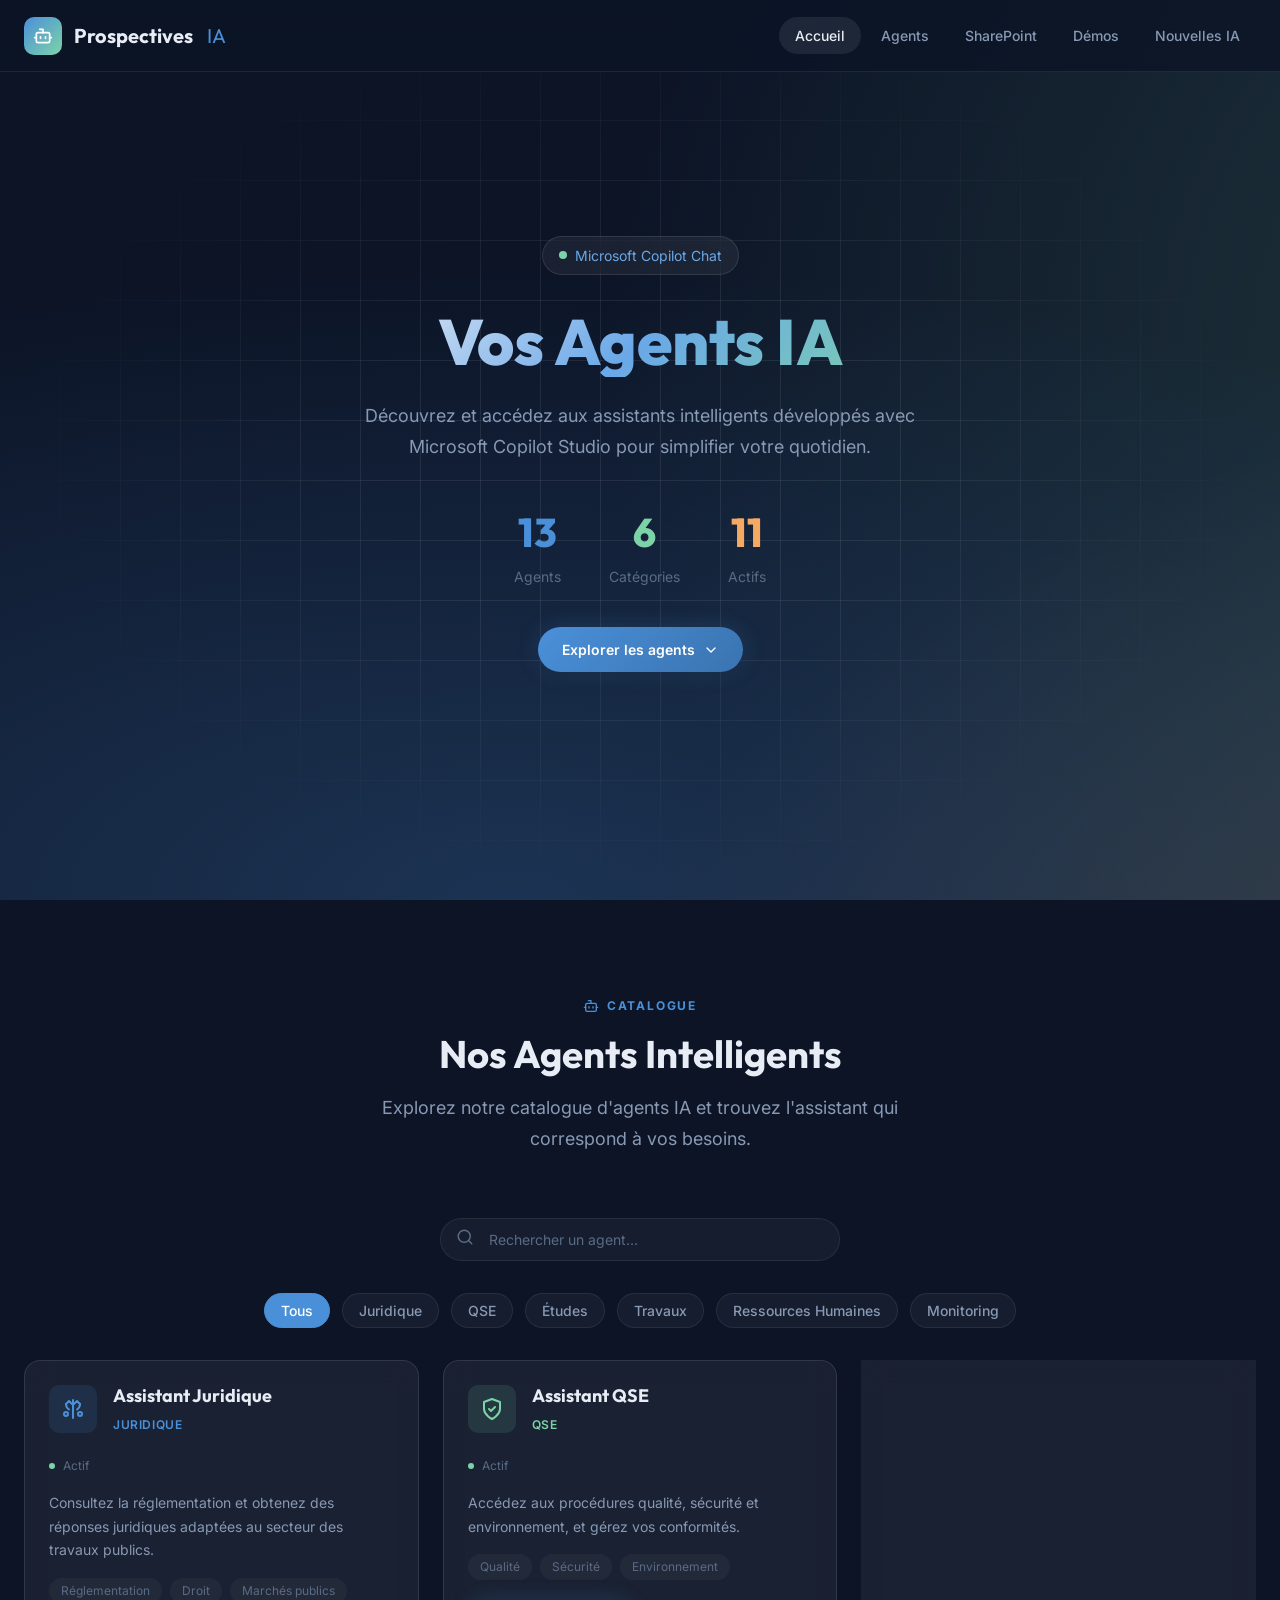
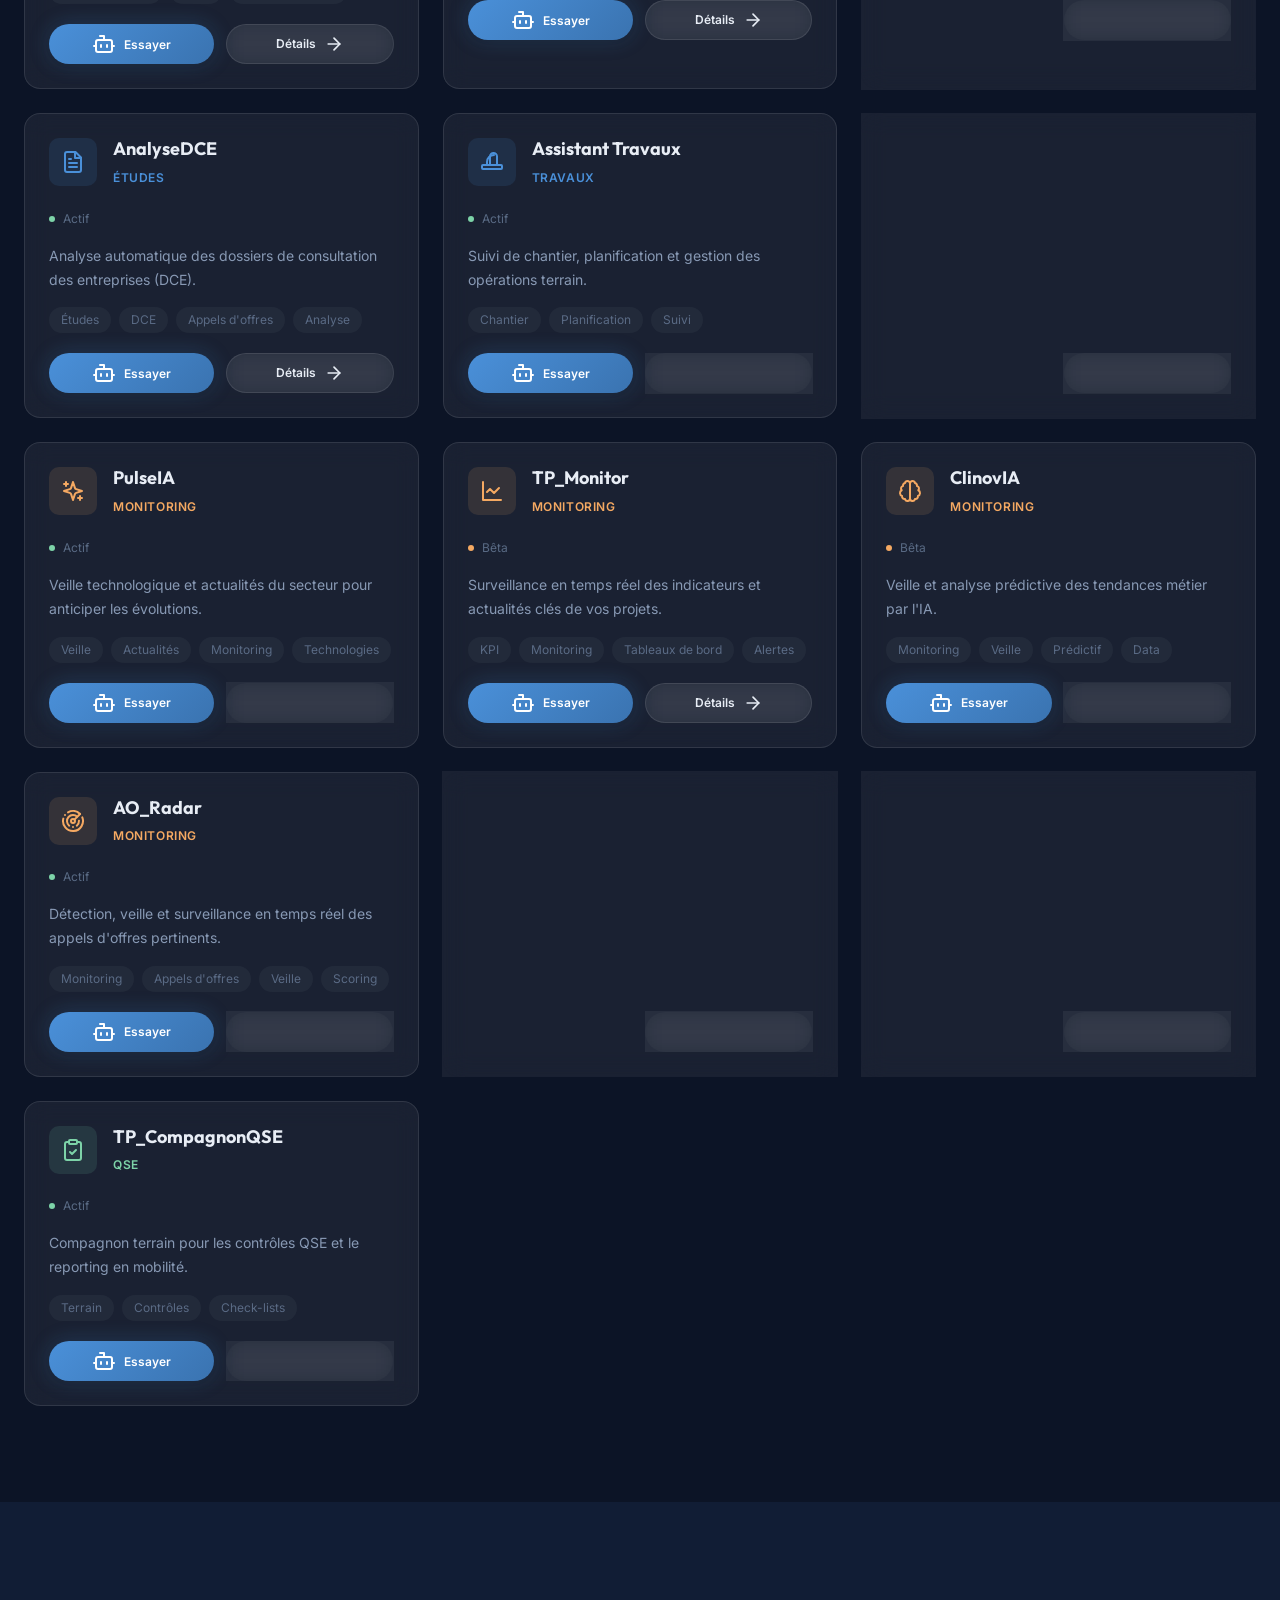
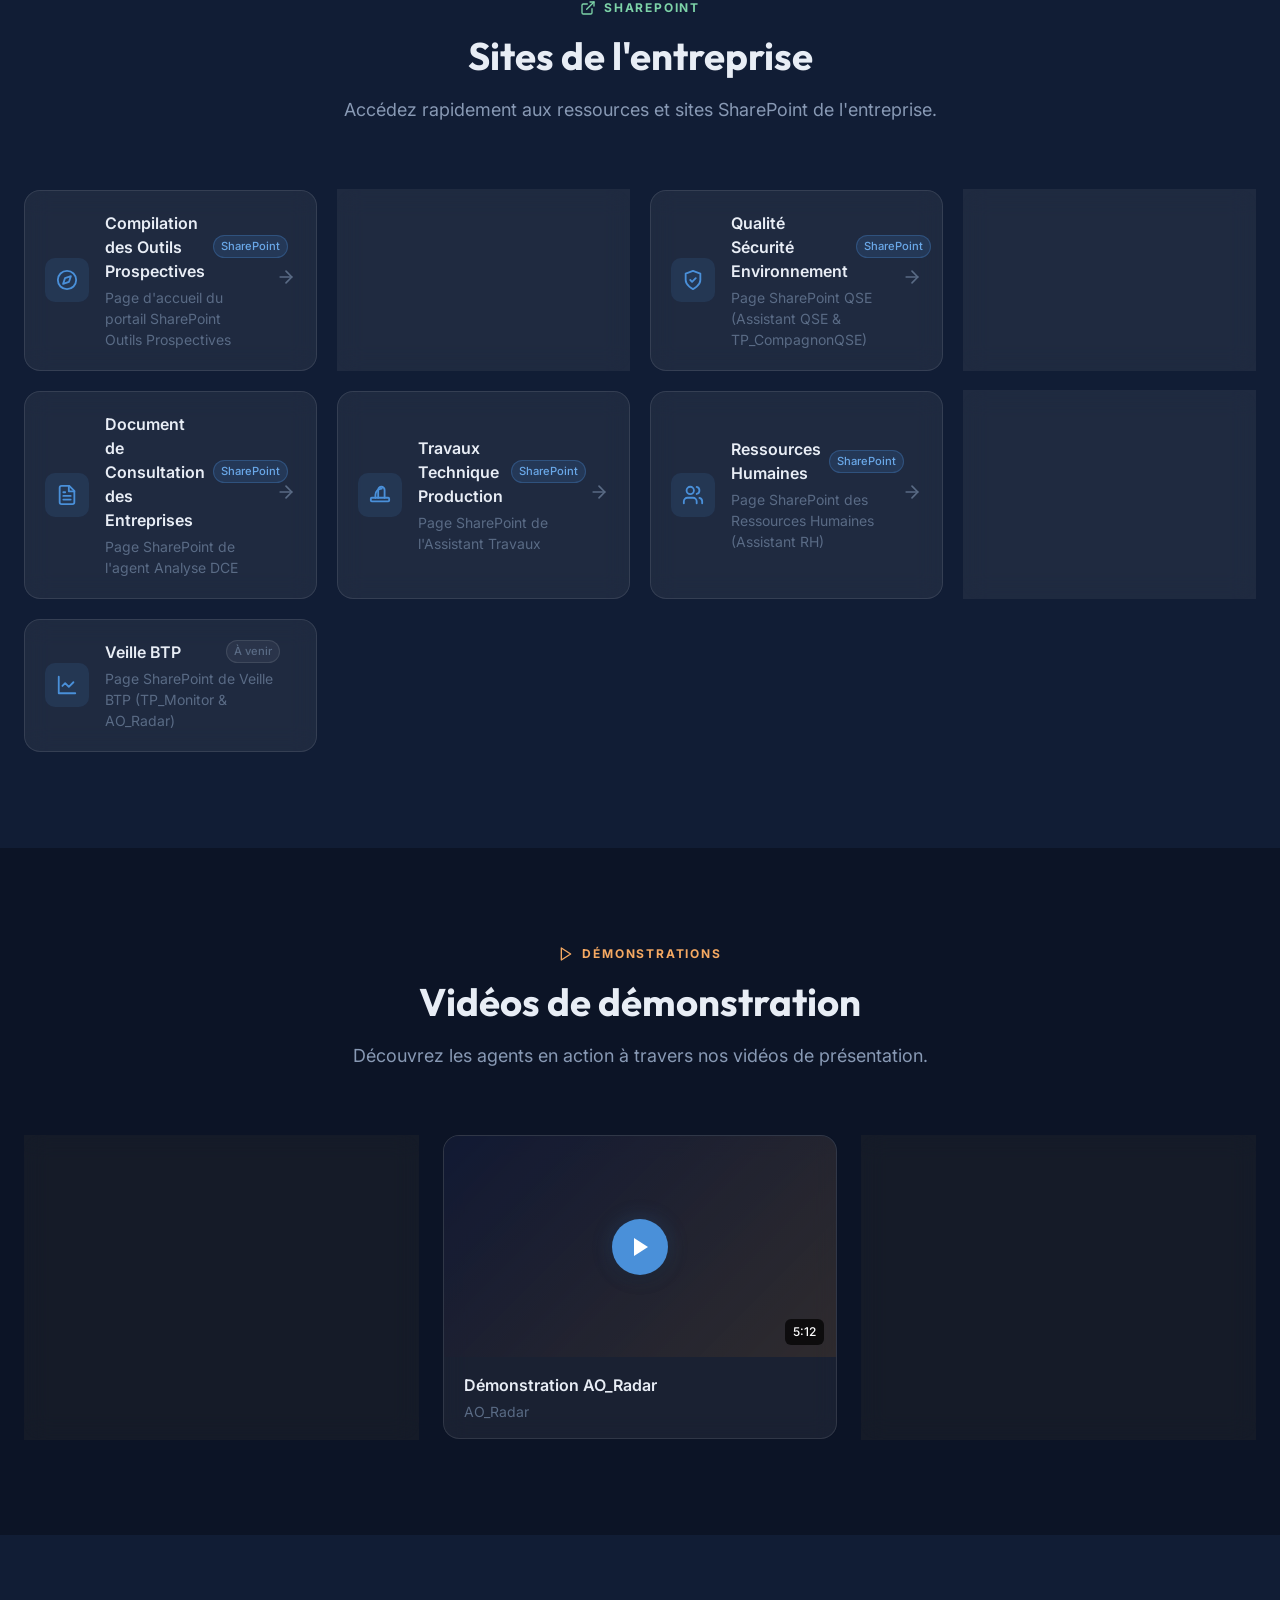
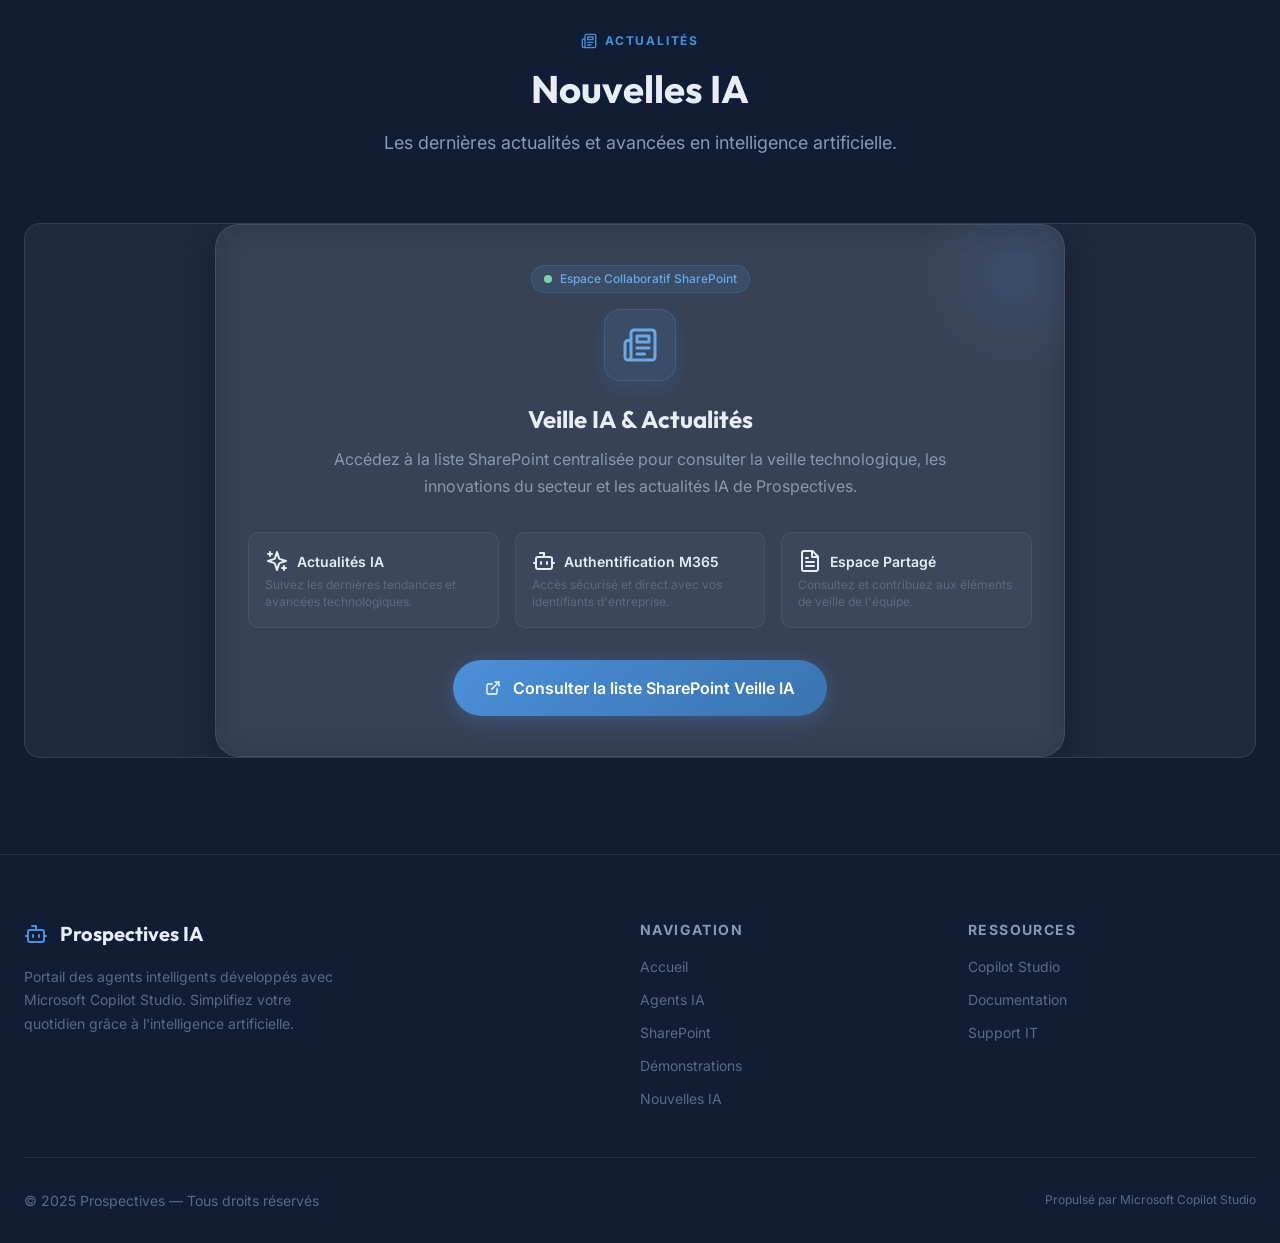
<file: index.html>
<!DOCTYPE html>
<html lang="fr">
<head>
  <meta charset="UTF-8">
  <meta name="viewport" content="width=device-width, initial-scale=1.0">
  <meta name="description" content="Portail des agents IA développés avec Microsoft Copilot Studio — Prospectives. Découvrez et accédez aux assistants intelligents de l'entreprise.">
  <meta name="theme-color" content="#0c1426">
  <title>Agents IA — Copilot Studio | Prospectives IA</title>

  <!-- Google Fonts -->
  <link rel="preconnect" href="https://fonts.googleapis.com">
  <link rel="preconnect" href="https://fonts.gstatic.com" crossorigin>
  <link href="https://fonts.googleapis.com/css2?family=Inter:wght@400;500;600;700&family=Outfit:wght@600;700;800&display=swap" rel="stylesheet">

  <!-- Stylesheets -->
  <link rel="stylesheet" href="css/variables.css">
  <link rel="stylesheet" href="css/base.css">
  <link rel="stylesheet" href="css/animations.css">
  <link rel="stylesheet" href="css/components.css">
  <link rel="stylesheet" href="css/layout.css">

  <!-- Favicon (inline SVG) -->
  <link rel="icon" href="data:image/svg+xml,<svg xmlns='http://www.w3.org/2000/svg' viewBox='0 0 100 100'><rect width='100' height='100' rx='20' fill='%234A90D9'/><text y='70' x='15' font-size='60' fill='white' font-family='sans-serif' font-weight='bold'>IA</text></svg>">
</head>
<body>

  <!-- ===== NAVIGATION ===== -->
  <nav class="nav" id="nav" role="navigation" aria-label="Navigation principale">
    <div class="nav__container">
      <a href="#" class="nav__logo" aria-label="Prospectives - Accueil">
        <div class="nav__logo-icon" aria-hidden="true">
          <svg xmlns="http://www.w3.org/2000/svg" width="20" height="20" viewBox="0 0 24 24" fill="none" stroke="currentColor" stroke-width="2" stroke-linecap="round" stroke-linejoin="round"><path d="M12 8V4H8"/><rect x="4" y="8" width="16" height="12" rx="2"/><path d="M2 14h2"/><path d="M20 14h2"/><path d="M15 13v2"/><path d="M9 13v2"/></svg>
        </div>
        Prospectives <span style="color: var(--blue); font-weight: 400; margin-left: 2px;">IA</span>
      </a>

      <div class="nav__links" id="nav-links">
        <a href="#accueil" class="nav__link active">Accueil</a>
        <a href="#agents" class="nav__link">Agents</a>
        <a href="#sharepoint" class="nav__link">SharePoint</a>
        <a href="#demos" class="nav__link">Démos</a>
        <a href="#nouvelles" class="nav__link">Nouvelles IA</a>
      </div>

      <button class="nav__hamburger" id="nav-hamburger" aria-label="Menu" aria-expanded="false">
        <span></span>
        <span></span>
        <span></span>
      </button>
    </div>
  </nav>

  <main>

    <!-- ===== HERO ===== -->
    <section class="hero" id="accueil">
      <div class="hero__bg" aria-hidden="true"></div>
      <div class="hero__grid" aria-hidden="true"></div>

      <div class="hero__content">
        <a href="https://m365.cloud.microsoft/chat" target="_blank" rel="noopener noreferrer" class="hero__badge scale-in">
          <span class="hero__badge-dot" aria-hidden="true"></span>
          Microsoft Copilot Chat
        </a>

        <h1 class="hero__title fade-in">Vos Agents IA</h1>

        <p class="hero__subtitle fade-in">
          Découvrez et accédez aux assistants intelligents développés avec
          Microsoft Copilot Studio pour simplifier votre quotidien.
        </p>

        <div class="hero__stats fade-in">
          <div class="hero__stat">
            <div class="hero__stat-number blue" id="stat-agents">0</div>
            <div class="hero__stat-label">Agents</div>
          </div>
          <div class="hero__stat">
            <div class="hero__stat-number green" id="stat-categories">0</div>
            <div class="hero__stat-label">Catégories</div>
          </div>
          <div class="hero__stat">
            <div class="hero__stat-number orange" id="stat-active">0</div>
            <div class="hero__stat-label">Actifs</div>
          </div>
        </div>

        <div class="hero__cta fade-in">
          <a href="#agents" class="btn btn--primary">
            Explorer les agents
            <svg xmlns="http://www.w3.org/2000/svg" width="16" height="16" viewBox="0 0 24 24" fill="none" stroke="currentColor" stroke-width="2" stroke-linecap="round" stroke-linejoin="round"><polyline points="6 9 12 15 18 9"/></svg>
          </a>
        </div>
      </div>
    </section>

    <!-- ===== CATALOGUE DES AGENTS ===== -->
    <section class="section" id="agents">
      <div class="container">
        <div class="section__header slide-left">
          <div class="section__eyebrow">
            <svg xmlns="http://www.w3.org/2000/svg" width="16" height="16" viewBox="0 0 24 24" fill="none" stroke="currentColor" stroke-width="2" stroke-linecap="round" stroke-linejoin="round"><path d="M12 8V4H8"/><rect x="4" y="8" width="16" height="12" rx="2"/><path d="M2 14h2"/><path d="M20 14h2"/><path d="M15 13v2"/><path d="M9 13v2"/></svg>
            Catalogue
          </div>
          <h2 class="section__title">Nos Agents Intelligents</h2>
          <p class="section__subtitle">
            Explorez notre catalogue d'agents IA et trouvez l'assistant qui correspond à vos besoins.
          </p>
        </div>

        <!-- Search -->
        <div class="search-container fade-in">
          <span class="search-icon" aria-hidden="true">
            <svg xmlns="http://www.w3.org/2000/svg" width="18" height="18" viewBox="0 0 24 24" fill="none" stroke="currentColor" stroke-width="2" stroke-linecap="round" stroke-linejoin="round"><circle cx="11" cy="11" r="8"/><line x1="21" y1="21" x2="16.65" y2="16.65"/></svg>
          </span>
          <input type="text" class="search-input" id="search-input" placeholder="Rechercher un agent..." aria-label="Rechercher un agent">
        </div>

        <!-- Category Filters -->
        <div class="filter-bar" id="filter-bar" role="group" aria-label="Filtres par catégorie"></div>

        <!-- Agents Grid (rendered by JS) -->
        <div class="agents-grid" id="agents-grid" role="list" aria-label="Liste des agents"></div>
      </div>
    </section>

    <!-- ===== LIENS SHAREPOINT ===== -->
    <section class="section section--alt" id="sharepoint">
      <div class="container">
        <div class="section__header slide-left">
          <div class="section__eyebrow green">
            <svg xmlns="http://www.w3.org/2000/svg" width="16" height="16" viewBox="0 0 24 24" fill="none" stroke="currentColor" stroke-width="2" stroke-linecap="round" stroke-linejoin="round"><path d="M18 13v6a2 2 0 0 1-2 2H5a2 2 0 0 1-2-2V8a2 2 0 0 1 2-2h6"/><polyline points="15 3 21 3 21 9"/><line x1="10" y1="14" x2="21" y2="3"/></svg>
            SharePoint
          </div>
          <h2 class="section__title">Sites de l'entreprise</h2>
          <p class="section__subtitle">
            Accédez rapidement aux ressources et sites SharePoint de l'entreprise.
          </p>
        </div>

        <!-- SP Grid (rendered by JS) -->
        <div class="sp-grid" id="sp-grid" role="list" aria-label="Liens SharePoint"></div>
      </div>
    </section>

    <!-- ===== DÉMONSTRATIONS VIDÉO ===== -->
    <section class="section" id="demos">
      <div class="container">
        <div class="section__header slide-left">
          <div class="section__eyebrow orange">
            <svg xmlns="http://www.w3.org/2000/svg" width="16" height="16" viewBox="0 0 24 24" fill="none" stroke="currentColor" stroke-width="2" stroke-linecap="round" stroke-linejoin="round"><polygon points="5 3 19 12 5 21 5 3"/></svg>
            Démonstrations
          </div>
          <h2 class="section__title">Vidéos de démonstration</h2>
          <p class="section__subtitle">
            Découvrez les agents en action à travers nos vidéos de présentation.
          </p>
        </div>

        <!-- Videos Grid (rendered by JS) -->
        <div class="videos-grid" id="videos-grid" role="list" aria-label="Démonstrations vidéo"></div>
      </div>
    </section>

    <!-- ===== NOUVELLES IA ===== -->
    <section class="section section--alt" id="nouvelles">
      <div class="container">
        <div class="section__header slide-left">
          <div class="section__eyebrow">
            <svg xmlns="http://www.w3.org/2000/svg" width="16" height="16" viewBox="0 0 24 24" fill="none" stroke="currentColor" stroke-width="2" stroke-linecap="round" stroke-linejoin="round"><path d="M4 22h16a2 2 0 0 0 2-2V4a2 2 0 0 0-2-2H8a2 2 0 0 0-2 2v16a2 2 0 0 1-2 2Zm0 0a2 2 0 0 1-2-2v-9c0-1.1.9-2 2-2h2"/><path d="M18 14h-8"/><path d="M15 18h-5"/><path d="M10 6h8v4h-8V6Z"/></svg>
            Actualités
          </div>
          <h2 class="section__title">Nouvelles IA</h2>
          <p class="section__subtitle">
            Les dernières actualités et avancées en intelligence artificielle.
          </p>
        </div>

        <!-- News content (rendered by JS) -->
        <div class="news-container scale-in" id="news-content"></div>
      </div>
    </section>

  </main>

  <!-- ===== FOOTER ===== -->
  <footer class="footer" role="contentinfo">
    <div class="container">
      <div class="footer__content">
        <div class="footer__brand">
          <div class="footer__brand-name">
            <svg xmlns="http://www.w3.org/2000/svg" width="24" height="24" viewBox="0 0 24 24" fill="none" stroke="var(--blue)" stroke-width="2" stroke-linecap="round" stroke-linejoin="round"><path d="M12 8V4H8"/><rect x="4" y="8" width="16" height="12" rx="2"/><path d="M2 14h2"/><path d="M20 14h2"/><path d="M15 13v2"/><path d="M9 13v2"/></svg>
            Prospectives IA
          </div>
          <p class="footer__brand-desc">
            Portail des agents intelligents développés avec Microsoft Copilot Studio.
            Simplifiez votre quotidien grâce à l'intelligence artificielle.
          </p>
        </div>

        <div>
          <div class="footer__section-title">Navigation</div>
          <div class="footer__links">
            <a href="#accueil" class="footer__link">Accueil</a>
            <a href="#agents" class="footer__link">Agents IA</a>
            <a href="#sharepoint" class="footer__link">SharePoint</a>
            <a href="#demos" class="footer__link">Démonstrations</a>
            <a href="#nouvelles" class="footer__link">Nouvelles IA</a>
          </div>
        </div>

        <div>
          <div class="footer__section-title">Ressources</div>
          <div class="footer__links">
            <a href="#" class="footer__link" target="_blank" rel="noopener">Copilot Studio</a>
            <a href="#" class="footer__link" target="_blank" rel="noopener">Documentation</a>
            <a href="#" class="footer__link" target="_blank" rel="noopener">Support IT</a>
          </div>
        </div>
      </div>

      <div class="footer__bottom">
        <div class="footer__copyright">
          © 2025 Prospectives — Tous droits réservés
        </div>
        <div class="footer__tech">
          Propulsé par Microsoft Copilot Studio
        </div>
      </div>
    </div>
  </footer>

  <!-- Back to top -->
  <button class="back-to-top" id="back-to-top" aria-label="Retour en haut">
    <svg xmlns="http://www.w3.org/2000/svg" width="20" height="20" viewBox="0 0 24 24" fill="none" stroke="currentColor" stroke-width="2" stroke-linecap="round" stroke-linejoin="round"><line x1="12" y1="19" x2="12" y2="5"/><polyline points="5 12 12 5 19 12"/></svg>
  </button>

  <!-- Scripts -->
  <script src="js/agents-data.js"></script>
  <script src="js/components.js"></script>
  <script src="js/app.js"></script>

</body>
</html>
</file>
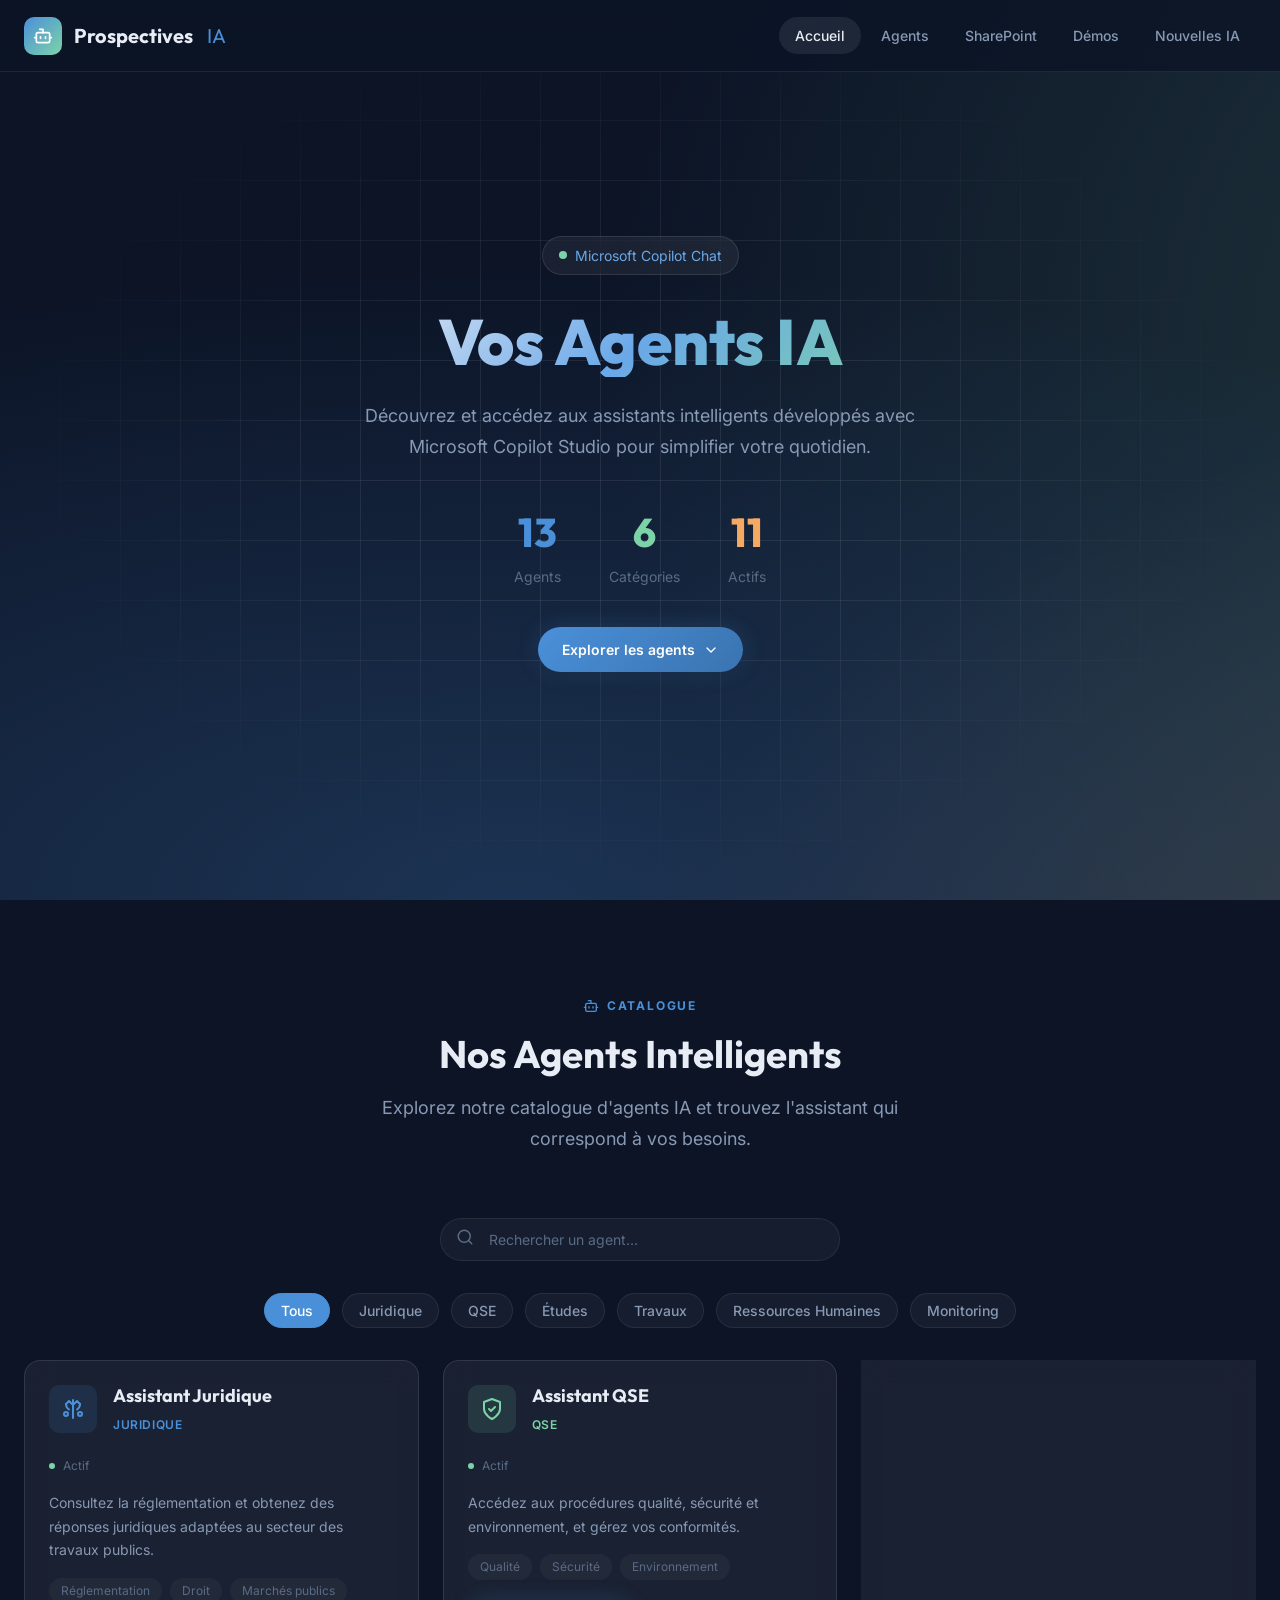
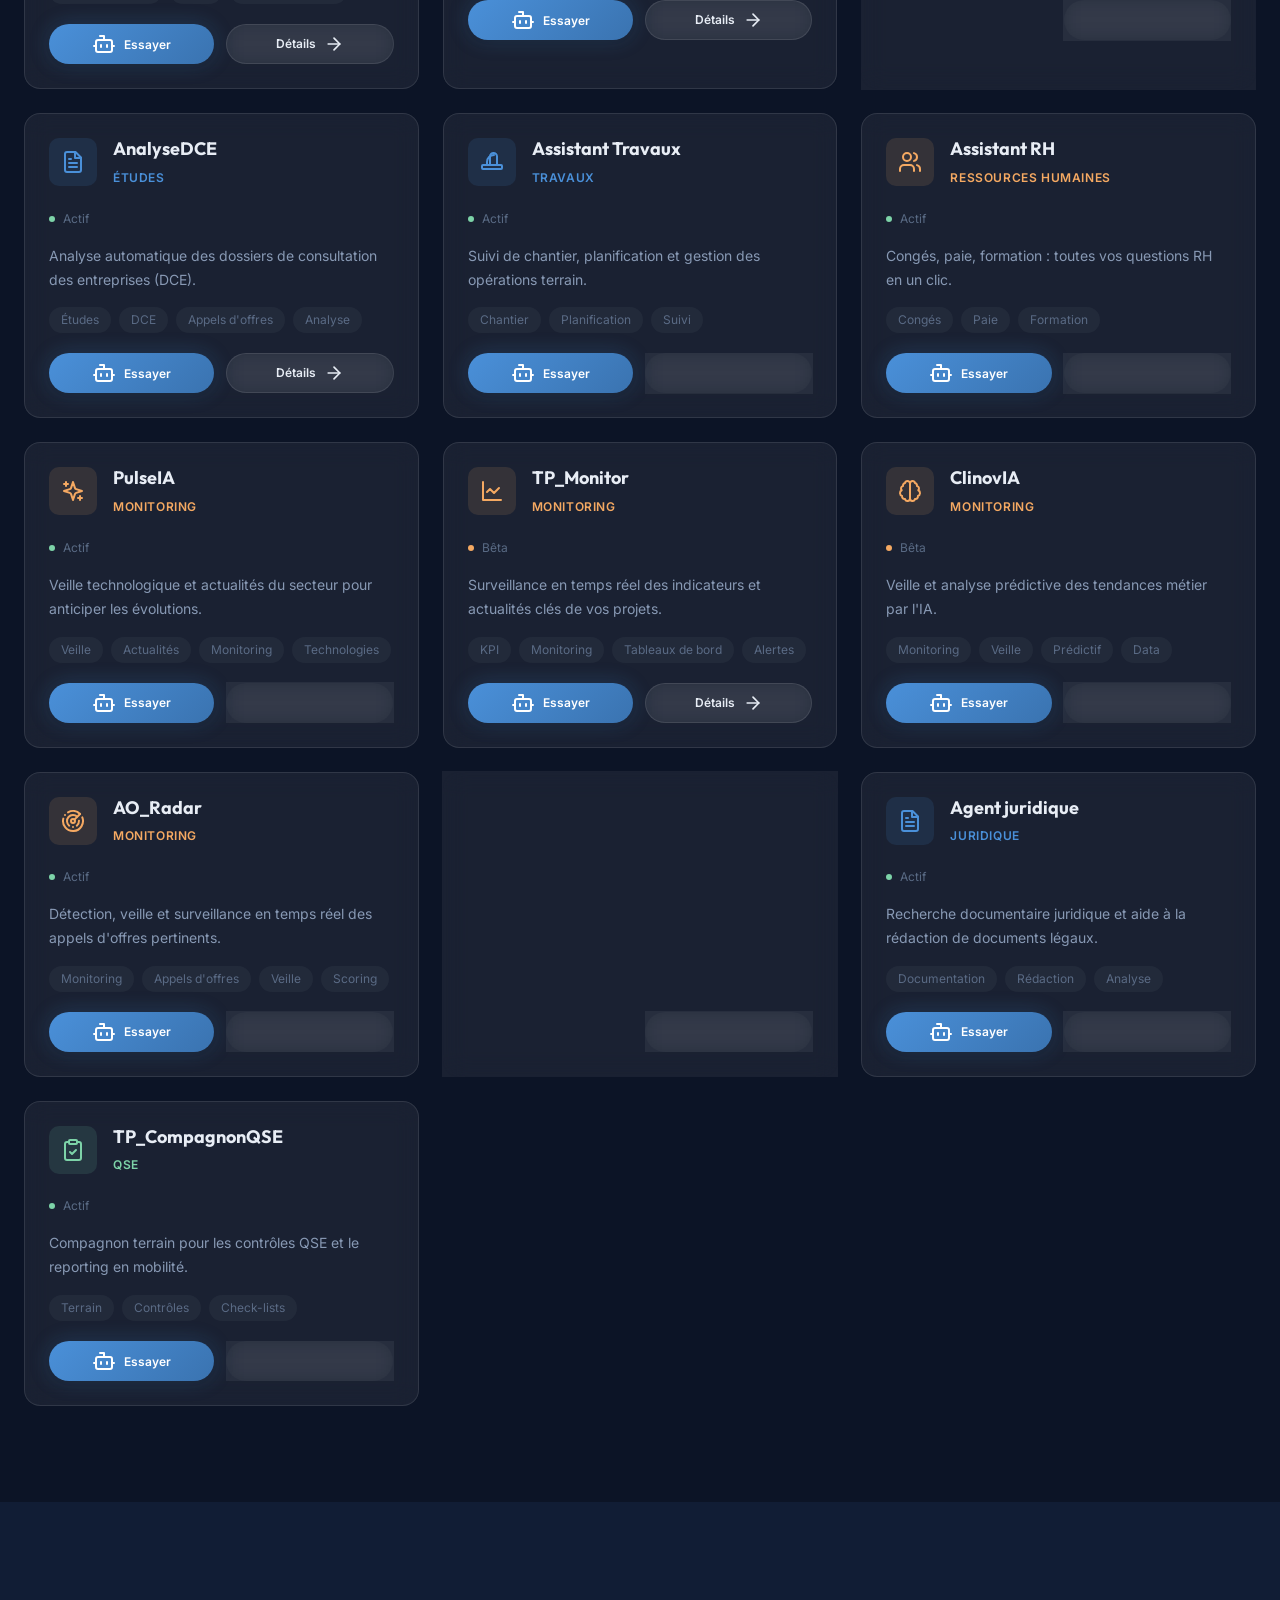
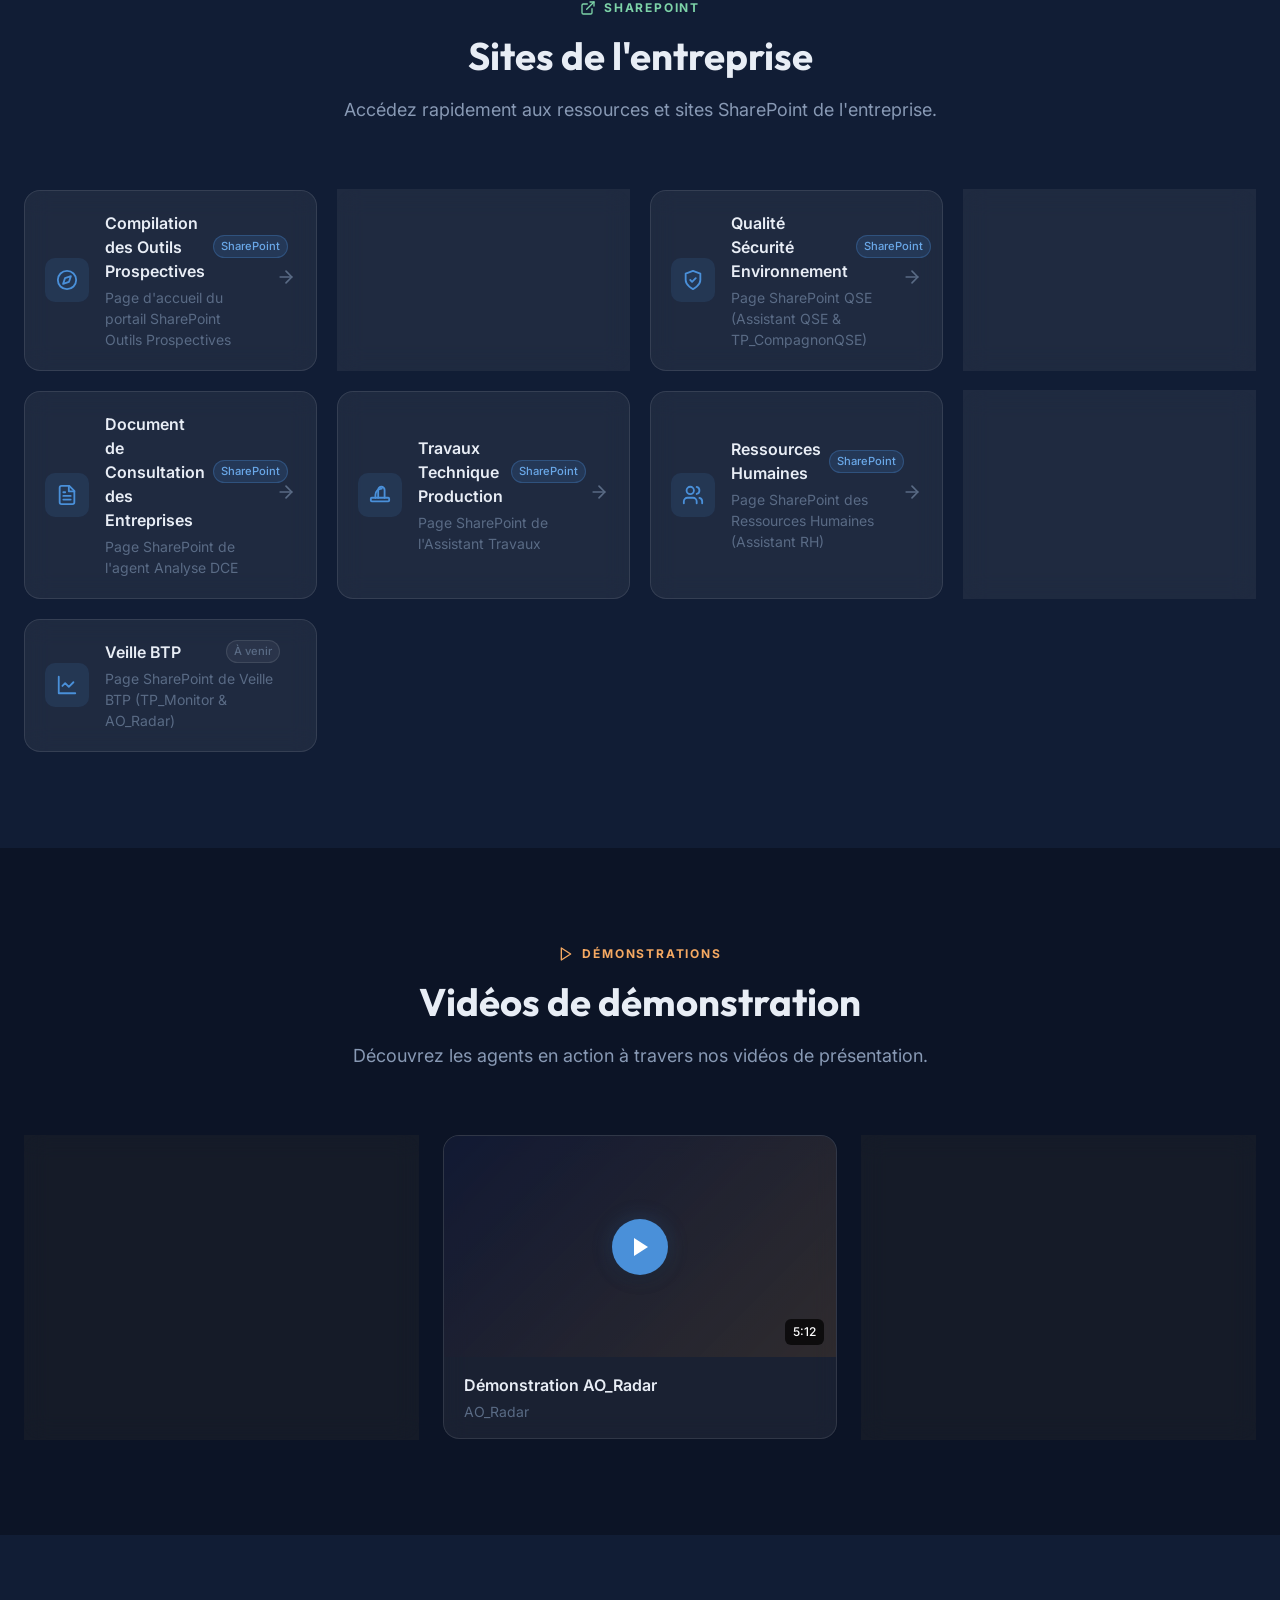
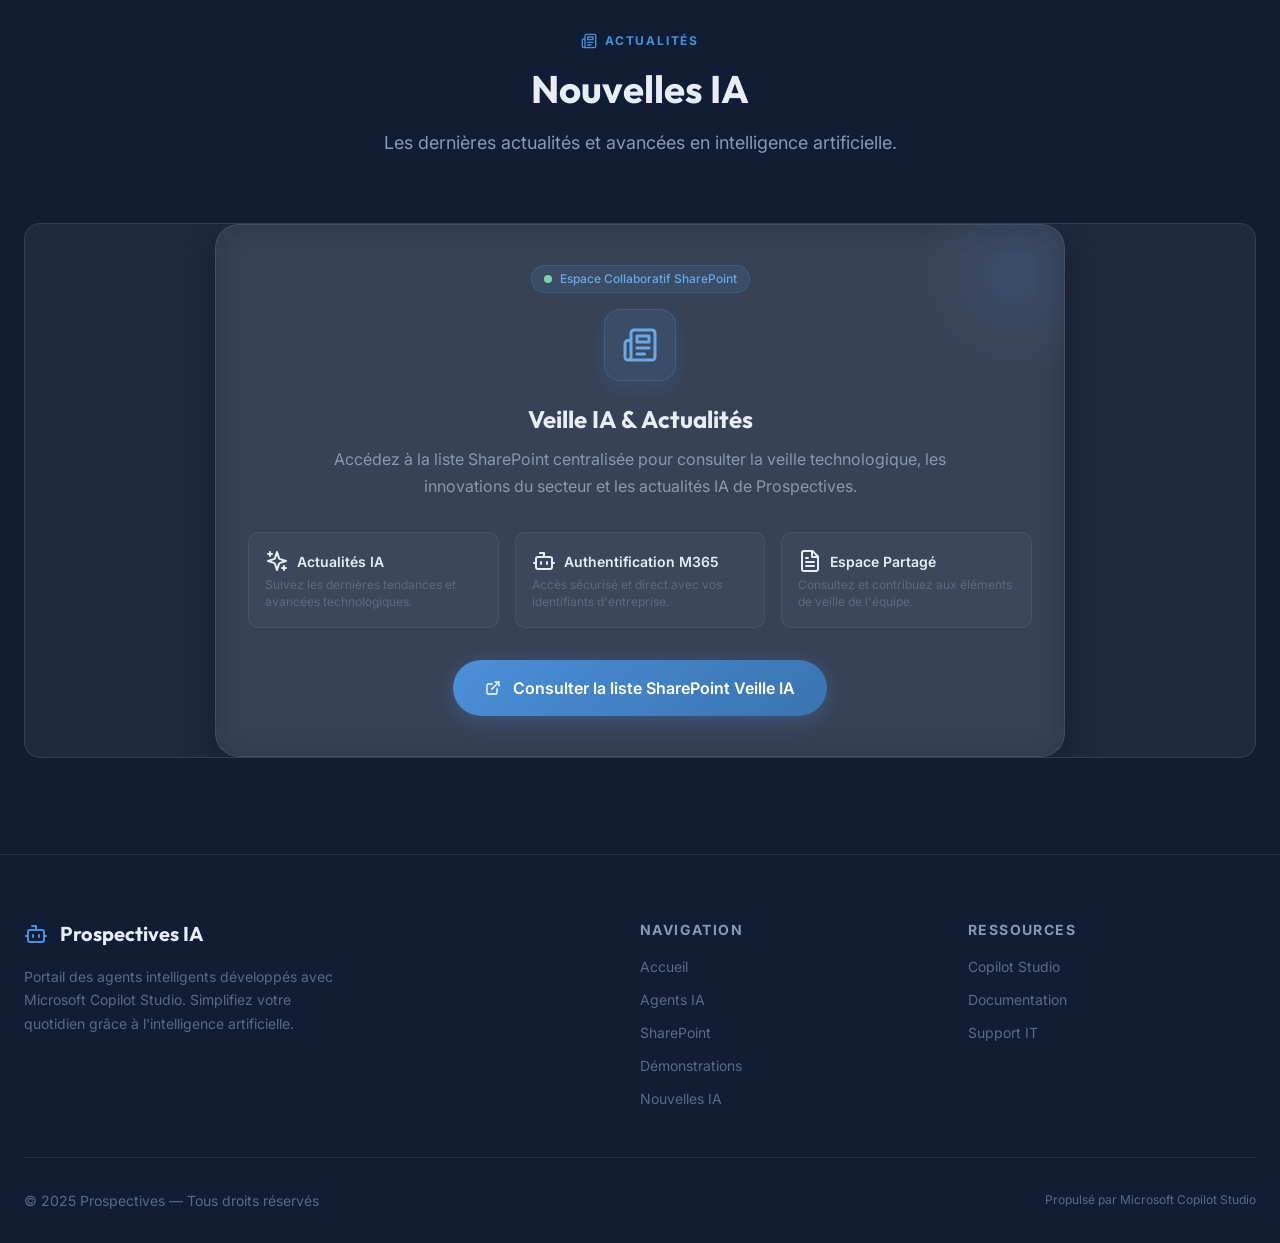
<file: pages/agent-detail.html>
<!DOCTYPE html>
<html lang="fr">
<head>
  <meta charset="UTF-8">
  <meta name="viewport" content="width=device-width, initial-scale=1.0">
  <title>Détail de l'Agent | Prospectives IA</title>
  
  <!-- Google Fonts -->
  <link rel="preconnect" href="https://fonts.googleapis.com">
  <link rel="preconnect" href="https://fonts.gstatic.com" crossorigin>
  <link href="https://fonts.googleapis.com/css2?family=Inter:wght@400;500;600;700&family=Outfit:wght@600;700;800&display=swap" rel="stylesheet">
  
  <!-- Stylesheets -->
  <link rel="stylesheet" href="../css/variables.css">
  <link rel="stylesheet" href="../css/base.css">
  <link rel="stylesheet" href="../css/components.css">
  <link rel="stylesheet" href="../css/layout.css">
  
  <style>
    /* Specific styles for detail page */
    .detail-hero {
      padding: calc(var(--nav-height) + var(--space-12)) 0 var(--space-12);
      background: var(--bg-secondary);
      border-bottom: 1px solid var(--border);
    }
    
    .detail-header {
      display: flex;
      align-items: flex-start;
      gap: var(--space-6);
      margin-bottom: var(--space-8);
    }
    
    .detail-icon {
      width: 80px;
      height: 80px;
      border-radius: var(--radius-lg);
      display: flex;
      align-items: center;
      justify-content: center;
      flex-shrink: 0;
    }
    
    .detail-icon svg {
      width: 40px;
      height: 40px;
    }
    
    .detail-title {
      font-size: var(--text-4xl);
      margin-bottom: var(--space-2);
    }
    
    .detail-layout {
      display: grid;
      grid-template-columns: 1fr 400px;
      gap: var(--space-10);
      padding: var(--space-12) 0;
    }
    
    .chatbot-container {
      background: var(--bg-secondary);
      border: 1px solid var(--border);
      border-radius: var(--radius-lg);
      overflow: hidden;
      height: 700px;
      box-shadow: var(--shadow-md);
    }
    
    .chatbot-iframe {
      width: 100%;
      height: 100%;
      border: none;
    }
    
    .info-sidebar {
      display: flex;
      flex-direction: column;
      gap: var(--space-8);
    }
    
    .info-card {
      background: var(--glass);
      border: 1px solid var(--glass-border);
      border-radius: var(--radius-lg);
      padding: var(--space-6);
    }
    
    .info-card__title {
      font-size: var(--text-lg);
      font-weight: 600;
      margin-bottom: var(--space-4);
      display: flex;
      align-items: center;
      gap: var(--space-2);
    }
    
    .back-link {
      display: inline-flex;
      align-items: center;
      gap: var(--space-2);
      color: var(--text-secondary);
      margin-bottom: var(--space-6);
      font-weight: 500;
    }
    
    .back-link:hover {
      color: var(--text-primary);
    }
    
    @media (max-width: 1024px) {
      .detail-layout {
        grid-template-columns: 1fr;
      }
      
      .chatbot-container {
        height: 600px;
        order: -1; /* Move chat to top on mobile */
      }
    }
  </style>
</head>
<body>

  <!-- Navigation -->
  <nav class="nav">
    <div class="nav__container">
      <a href="../index.html" class="nav__logo">
        <div class="nav__logo-icon">
          <svg xmlns="http://www.w3.org/2000/svg" width="20" height="20" viewBox="0 0 24 24" fill="none" stroke="currentColor" stroke-width="2" stroke-linecap="round" stroke-linejoin="round"><path d="M12 8V4H8"/><rect x="4" y="8" width="16" height="12" rx="2"/><path d="M2 14h2"/><path d="M20 14h2"/><path d="M15 13v2"/><path d="M9 13v2"/></svg>
        </div>
        Prospectives <span style="color: var(--blue); font-weight: 400; margin-left: 2px;">IA</span>
      </a>
      <a href="../index.html#agents" class="btn btn--ghost">Retour au catalogue</a>
    </div>
  </nav>

  <!-- Content injected by JS -->
  <div id="app-content"></div>

  <!-- Scripts -->
  <script src="../js/agents-data.js"></script>
  <script src="../js/components.js"></script>
  <script>
    document.addEventListener("DOMContentLoaded", () => {
      // Get agent ID from URL
      const urlParams = new URLSearchParams(window.location.search);
      const agentId = urlParams.get('agent');
      
      if (!agentId) {
        window.location.href = '../index.html';
        return;
      }
      
      const agent = AGENTS_DATA.find(a => a.id === agentId);
      
      if (!agent) {
        document.getElementById('app-content').innerHTML = `
          <div class="container" style="padding-top: 150px; text-align: center;">
            <h2>Agent introuvable</h2>
            <p>L'agent demandé n'existe pas.</p>
            <a href="../index.html" class="btn btn--primary" style="margin-top: 20px;">Retour à l'accueil</a>
          </div>
        `;
        return;
      }
      
      // Update page title
      document.title = `${agent.name} | Prospectives IA`;
      
      // Render content
      renderAgentDetail(agent);
    });
    
    function renderAgentDetail(agent) {
      const container = document.getElementById('app-content');
      
      const statusDotClass = agent.status === "active" ? "active" : agent.status === "beta" ? "beta" : "coming";
      
      let chatContent = '';
      if (agent.embedUrl) {
        if (agent.embedUrl.includes("sharepoint.com") || agent.embedUrl.includes("m365.cloud.microsoft")) {
          const isM365 = agent.embedUrl.includes("m365.cloud.microsoft");
          const platformName = isM365 ? "Microsoft 365 Copilot" : "SharePoint Prospectives";
          const btnText = isM365 ? "Lancer l'agent dans Microsoft 365" : "Ouvrir l'agent sur SharePoint";
          chatContent = `
            <div style="display: flex; flex-direction: column; align-items: center; justify-content: center; height: 100%; padding: 3rem 2rem; text-align: center; background: var(--bg-secondary);">
              <div class="detail-icon ${agent.color}" style="background: var(--${agent.color}-bg); color: var(--${agent.color}); margin-bottom: 1.5rem; width: 80px; height: 80px;">
                ${getIcon(agent.icon)}
              </div>
              <h2 style="font-size: 1.8rem; margin-bottom: 0.5rem; font-weight: 700;">${agent.name}</h2>
              <p style="color: var(--text-secondary); max-width: 480px; margin-bottom: 1.5rem; line-height: 1.6;">
                Cet agent est disponible directement sur <strong>${platformName}</strong>. Cliquez ci-dessous pour ouvrir votre session d'interaction.
              </p>
              <a href="${agent.embedUrl}" target="_blank" rel="noopener noreferrer" class="btn btn--primary" style="padding: 0.8rem 2rem; font-size: 1rem; text-decoration: none;">
                ${getIcon(isM365 ? "copilot" : "externalLink")} ${btnText}
              </a>
            </div>
          `;
        } else {
          chatContent = `<iframe src="${agent.embedUrl}" class="chatbot-iframe" title="Chatbot ${agent.name}"></iframe>`;
        }
      } else {
        chatContent = `
          <div style="display: flex; flex-direction: column; align-items: center; justify-content: center; height: 100%; color: var(--text-muted); padding: 2rem; text-align: center;">
            <div style="font-size: 3rem; margin-bottom: 1rem;">🤖</div>
            <h3>L'agent n'est pas encore connecté</h3>
            <p style="margin-top: 0.5rem; max-width: 400px;">L'URL d'intégration Copilot Studio n'a pas encore été configurée pour cet agent.</p>
          </div>
        `;
      }
      
      container.innerHTML = `
        <header class="detail-hero">
          <div class="container">
            <a href="../index.html#agents" class="back-link">
              <svg xmlns="http://www.w3.org/2000/svg" width="16" height="16" viewBox="0 0 24 24" fill="none" stroke="currentColor" stroke-width="2" stroke-linecap="round" stroke-linejoin="round"><line x1="19" y1="12" x2="5" y2="12"/><polyline points="12 19 5 12 12 5"/></svg>
              Retour aux agents
            </a>
            
            <div class="detail-header">
              <div class="detail-icon ${agent.color}" style="background: var(--${agent.color}-bg); color: var(--${agent.color});">
                ${getIcon(agent.icon)}
              </div>
              <div>
                <h1 class="detail-title">${agent.name}</h1>
                <div style="display: flex; gap: 1rem; align-items: center; margin-bottom: 1rem;">
                  <span class="badge badge--${agent.color}">${agent.category}</span>
                  <div class="agent-card__status" style="margin: 0;">
                    <span class="agent-card__status-dot ${statusDotClass}"></span>
                    ${getStatusLabel(agent.status)}
                  </div>
                </div>
                <p style="font-size: var(--text-lg); color: var(--text-secondary); max-width: 800px;">
                  ${agent.shortDesc}
                </p>
              </div>
            </div>
          </div>
        </header>
        
        <main class="container">
          <div class="detail-layout">
            <div class="chatbot-container">
              ${chatContent}
            </div>
            
            <aside class="info-sidebar">
              <div class="info-card">
                <h3 class="info-card__title">À propos de cet agent</h3>
                <p style="color: var(--text-secondary); line-height: 1.6; margin-bottom: 1.5rem;">
                  ${agent.longDesc}
                </p>
                <div style="display: flex; flex-wrap: wrap; gap: 0.5rem;">
                  ${agent.tags.map(tag => `<span class="agent-card__tag">${tag}</span>`).join("")}
                </div>
              </div>
              
              <div class="info-card">
                <h3 class="info-card__title">
                  <svg xmlns="http://www.w3.org/2000/svg" width="20" height="20" viewBox="0 0 24 24" fill="none" stroke="currentColor" stroke-width="2" stroke-linecap="round" stroke-linejoin="round"><circle cx="12" cy="12" r="10"/><path d="M12 16v-4"/><path d="M12 8h.01"/></svg>
                  Comment l'utiliser ?
                </h3>
                <ul style="color: var(--text-secondary); line-height: 1.6; list-style-type: disc; padding-left: 1.5rem; display: flex; flex-direction: column; gap: 0.5rem;">
                  <li>Posez des questions claires et précises.</li>
                  <li>Si la réponse n'est pas complète, demandez-lui d'élaborer.</li>
                  <li>N'hésitez pas à lui demander de formuler différemment.</li>
                  <li>L'agent apprend de ses interactions, vos retours sont précieux.</li>
                </ul>
              </div>
            </aside>
          </div>
        </main>
      `;
    }
  </script>
</body>
</html>
</file>
<file: css/variables.css>
/* ========================================
   DESIGN TOKENS — Prospectives AI Agents
   ======================================== */

:root {
  /* ---- Background ---- */
  --bg-primary: #0c1426;
  --bg-secondary: #111d35;
  --bg-tertiary: #162040;

  /* ---- Surfaces (glassmorphism) ---- */
  --surface: rgba(255, 255, 255, 0.04);
  --surface-hover: rgba(255, 255, 255, 0.08);
  --surface-active: rgba(255, 255, 255, 0.12);
  --glass: rgba(255, 255, 255, 0.06);
  --glass-border: rgba(255, 255, 255, 0.1);

  /* ---- Accent: Blue (medium) ---- */
  --blue: #4A90D9;
  --blue-light: #6AA8E8;
  --blue-dark: #3A73B0;
  --blue-glow: rgba(74, 144, 217, 0.25);
  --blue-bg: rgba(74, 144, 217, 0.12);

  /* ---- Accent: Green (pastel) ---- */
  --green: #7DD3A8;
  --green-light: #A0E8C4;
  --green-dark: #5CB88A;
  --green-glow: rgba(125, 211, 168, 0.25);
  --green-bg: rgba(125, 211, 168, 0.12);

  /* ---- Accent: Orange (pastel) ---- */
  --orange: #F5A962;
  --orange-light: #F8C48A;
  --orange-dark: #E08C3E;
  --orange-glow: rgba(245, 169, 98, 0.25);
  --orange-bg: rgba(245, 169, 98, 0.12);

  /* ---- Text ---- */
  --text-primary: #E8EDF5;
  --text-secondary: #8899B4;
  --text-muted: #5A6B85;

  /* ---- Borders ---- */
  --border: rgba(255, 255, 255, 0.08);
  --border-hover: rgba(255, 255, 255, 0.15);
  --border-active: rgba(255, 255, 255, 0.22);

  /* ---- Spacing (4px scale) ---- */
  --space-1: 0.25rem;
  --space-2: 0.5rem;
  --space-3: 0.75rem;
  --space-4: 1rem;
  --space-5: 1.25rem;
  --space-6: 1.5rem;
  --space-8: 2rem;
  --space-10: 2.5rem;
  --space-12: 3rem;
  --space-16: 4rem;
  --space-20: 5rem;
  --space-24: 6rem;

  /* ---- Border-radius ---- */
  --radius-sm: 6px;
  --radius-md: 10px;
  --radius-lg: 16px;
  --radius-xl: 24px;
  --radius-full: 9999px;

  /* ---- Shadows ---- */
  --shadow-sm: 0 2px 8px rgba(0, 0, 0, 0.2);
  --shadow-md: 0 4px 16px rgba(0, 0, 0, 0.3);
  --shadow-lg: 0 8px 32px rgba(0, 0, 0, 0.4);
  --shadow-glow-blue: 0 0 20px var(--blue-glow);
  --shadow-glow-green: 0 0 20px var(--green-glow);
  --shadow-glow-orange: 0 0 20px var(--orange-glow);

  /* ---- Typography ---- */
  --font-body: 'Inter', -apple-system, BlinkMacSystemFont, 'Segoe UI', sans-serif;
  --font-heading: 'Outfit', 'Inter', sans-serif;

  --text-xs: 0.75rem;
  --text-sm: 0.875rem;
  --text-base: 1rem;
  --text-lg: 1.125rem;
  --text-xl: 1.25rem;
  --text-2xl: 1.5rem;
  --text-3xl: 2rem;
  --text-4xl: 2.5rem;
  --text-5xl: 3.5rem;

  --leading-tight: 1.2;
  --leading-normal: 1.5;
  --leading-relaxed: 1.7;

  /* ---- Transitions ---- */
  --transition-fast: 150ms ease;
  --transition-base: 250ms ease;
  --transition-slow: 400ms ease;
  --transition-spring: 500ms cubic-bezier(0.34, 1.56, 0.64, 1);

  /* ---- Z-index ---- */
  --z-base: 1;
  --z-dropdown: 10;
  --z-sticky: 100;
  --z-modal: 1000;

  /* ---- Layout ---- */
  --container-max: 1280px;
  --nav-height: 72px;
}
</file>
<file: css/base.css>
/* ========================================
   BASE STYLES — Reset & Defaults
   ======================================== */

*, *::before, *::after {
  box-sizing: border-box;
  margin: 0;
  padding: 0;
}

html {
  scroll-behavior: smooth;
  -webkit-text-size-adjust: 100%;
  scroll-padding-top: var(--nav-height);
}

body {
  font-family: var(--font-body);
  font-size: var(--text-base);
  line-height: var(--leading-normal);
  color: var(--text-primary);
  background: var(--bg-primary);
  min-height: 100vh;
  overflow-x: hidden;
  -webkit-font-smoothing: antialiased;
  -moz-osx-font-smoothing: grayscale;
}

/* ---- Headings ---- */
h1, h2, h3, h4, h5, h6 {
  font-family: var(--font-heading);
  line-height: var(--leading-tight);
  font-weight: 700;
  color: var(--text-primary);
}

h1 { font-size: var(--text-5xl); }
h2 { font-size: var(--text-3xl); }
h3 { font-size: var(--text-xl); }
h4 { font-size: var(--text-lg); }

p {
  color: var(--text-secondary);
  line-height: var(--leading-relaxed);
}

/* ---- Links ---- */
a {
  color: var(--blue);
  text-decoration: none;
  transition: color var(--transition-fast);
}

a:hover {
  color: var(--blue-light);
}

/* ---- Media ---- */
img, video {
  max-width: 100%;
  height: auto;
  display: block;
}

/* ---- Interactive ---- */
button {
  cursor: pointer;
  border: none;
  background: none;
  font-family: inherit;
  font-size: inherit;
  color: inherit;
}

ul, ol {
  list-style: none;
}

input, textarea, select {
  font-family: inherit;
  font-size: inherit;
  color: inherit;
  background: none;
  border: none;
  outline: none;
}

/* ---- Selection ---- */
::selection {
  background: var(--blue);
  color: white;
}

/* ---- Scrollbar ---- */
::-webkit-scrollbar {
  width: 8px;
}

::-webkit-scrollbar-track {
  background: var(--bg-primary);
}

::-webkit-scrollbar-thumb {
  background: var(--border);
  border-radius: var(--radius-full);
}

::-webkit-scrollbar-thumb:hover {
  background: var(--border-hover);
}

/* ---- Utility ---- */
.container {
  width: 100%;
  max-width: var(--container-max);
  margin: 0 auto;
  padding: 0 var(--space-6);
}

.sr-only {
  position: absolute;
  width: 1px;
  height: 1px;
  padding: 0;
  margin: -1px;
  overflow: hidden;
  clip: rect(0, 0, 0, 0);
  white-space: nowrap;
  border: 0;
}
</file>
<file: css/animations.css>
/* ========================================
   ANIMATIONS & TRANSITIONS
   ======================================== */

/* ---- Scroll reveal: fade-in from below ---- */
.fade-in {
  opacity: 0;
  transform: translateY(30px);
  transition: opacity 0.6s ease, transform 0.6s ease;
}

.fade-in.visible {
  opacity: 1;
  transform: translateY(0);
}

/* Staggered delay for grid children */
.fade-in:nth-child(1)  { transition-delay: 0.05s; }
.fade-in:nth-child(2)  { transition-delay: 0.10s; }
.fade-in:nth-child(3)  { transition-delay: 0.15s; }
.fade-in:nth-child(4)  { transition-delay: 0.20s; }
.fade-in:nth-child(5)  { transition-delay: 0.25s; }
.fade-in:nth-child(6)  { transition-delay: 0.30s; }
.fade-in:nth-child(7)  { transition-delay: 0.35s; }
.fade-in:nth-child(8)  { transition-delay: 0.40s; }
.fade-in:nth-child(9)  { transition-delay: 0.45s; }
.fade-in:nth-child(10) { transition-delay: 0.50s; }
.fade-in:nth-child(11) { transition-delay: 0.55s; }
.fade-in:nth-child(12) { transition-delay: 0.60s; }

/* ---- Slide in from left ---- */
.slide-left {
  opacity: 0;
  transform: translateX(-30px);
  transition: opacity 0.6s ease, transform 0.6s ease;
}

.slide-left.visible {
  opacity: 1;
  transform: translateX(0);
}

/* ---- Scale in ---- */
.scale-in {
  opacity: 0;
  transform: scale(0.9);
  transition: opacity 0.5s ease, transform 0.5s ease;
}

.scale-in.visible {
  opacity: 1;
  transform: scale(1);
}

/* ---- Keyframe: pulse ---- */
@keyframes pulse {
  0%, 100% { opacity: 1; transform: scale(1); }
  50%      { opacity: 0.6; transform: scale(1.15); }
}

.pulse { animation: pulse 2s ease-in-out infinite; }

/* ---- Keyframe: gradient shift (hero background) ---- */
@keyframes gradientShift {
  0%   { background-position: 0% 50%; }
  50%  { background-position: 100% 50%; }
  100% { background-position: 0% 50%; }
}

/* ---- Keyframe: grid pulse (hero grid) ---- */
@keyframes gridPulse {
  0%, 100% { opacity: 0.03; }
  50%      { opacity: 0.08; }
}

/* ---- Keyframe: float ---- */
@keyframes float {
  0%, 100% { transform: translateY(0); }
  50%      { transform: translateY(-10px); }
}

/* ---- Keyframe: shimmer loading ---- */
@keyframes shimmer {
  0%   { background-position: -200% 0; }
  100% { background-position: 200% 0; }
}

.shimmer {
  background: linear-gradient(
    90deg,
    var(--surface) 25%,
    var(--surface-hover) 50%,
    var(--surface) 75%
  );
  background-size: 200% 100%;
  animation: shimmer 1.5s ease-in-out infinite;
}

/* ---- Keyframe: spin ---- */
@keyframes spin {
  to { transform: rotate(360deg); }
}

.spin { animation: spin 1s linear infinite; }

/* ---- Keyframe: glow pulse ---- */
@keyframes glowPulse {
  0%, 100% { box-shadow: 0 0 5px var(--blue-glow); }
  50%      { box-shadow: 0 0 20px var(--blue-glow), 0 0 40px var(--blue-glow); }
}

/* ---- Keyframe: count up reveal ---- */
@keyframes countReveal {
  from { opacity: 0; transform: translateY(10px); }
  to   { opacity: 1; transform: translateY(0); }
}

/* ---- Reduced motion ---- */
@media (prefers-reduced-motion: reduce) {
  *, *::before, *::after {
    animation-duration: 0.01ms !important;
    animation-iteration-count: 1 !important;
    transition-duration: 0.01ms !important;
    scroll-behavior: auto !important;
  }

  .fade-in, .slide-left, .scale-in {
    opacity: 1;
    transform: none;
  }
}
</file>
<file: css/components.css>
/* ========================================
   COMPONENTS — All UI component styles
   ======================================== */

/* ===== NAVIGATION ===== */
.nav {
  position: fixed;
  top: 0;
  left: 0;
  right: 0;
  height: var(--nav-height);
  background: rgba(12, 20, 38, 0.8);
  backdrop-filter: blur(20px);
  -webkit-backdrop-filter: blur(20px);
  border-bottom: 1px solid var(--border);
  z-index: var(--z-sticky);
  transition: background var(--transition-base), box-shadow var(--transition-base);
}

.nav.scrolled {
  background: rgba(12, 20, 38, 0.95);
  box-shadow: var(--shadow-md);
}

.nav__container {
  display: flex;
  align-items: center;
  justify-content: space-between;
  height: 100%;
  max-width: var(--container-max);
  margin: 0 auto;
  padding: 0 var(--space-6);
}

.nav__logo {
  display: flex;
  align-items: center;
  gap: var(--space-3);
  font-family: var(--font-heading);
  font-size: var(--text-xl);
  font-weight: 700;
  color: var(--text-primary);
  text-decoration: none;
}

.nav__logo-icon {
  width: 38px;
  height: 38px;
  background: linear-gradient(135deg, var(--blue), var(--green));
  border-radius: var(--radius-md);
  display: flex;
  align-items: center;
  justify-content: center;
  color: white;
  font-size: var(--text-lg);
}

.nav__links {
  display: flex;
  align-items: center;
  gap: var(--space-1);
}

.nav__link {
  padding: var(--space-2) var(--space-4);
  border-radius: var(--radius-full);
  color: var(--text-secondary);
  font-size: var(--text-sm);
  font-weight: 500;
  transition: all var(--transition-fast);
  white-space: nowrap;
  text-decoration: none;
}

.nav__link:hover,
.nav__link.active {
  color: var(--text-primary);
  background: var(--surface-hover);
}

.nav__hamburger {
  display: none;
  flex-direction: column;
  gap: 5px;
  padding: var(--space-2);
  cursor: pointer;
  background: none;
  border: none;
}

.nav__hamburger span {
  display: block;
  width: 22px;
  height: 2px;
  background: var(--text-primary);
  border-radius: 2px;
  transition: all var(--transition-base);
  transform-origin: center;
}

.nav__hamburger.active span:nth-child(1) {
  transform: translateY(7px) rotate(45deg);
}

.nav__hamburger.active span:nth-child(2) {
  opacity: 0;
}

.nav__hamburger.active span:nth-child(3) {
  transform: translateY(-7px) rotate(-45deg);
}

/* ===== HERO ===== */
.hero {
  position: relative;
  min-height: 100vh;
  display: flex;
  align-items: center;
  justify-content: center;
  overflow: hidden;
  padding: var(--nav-height) var(--space-6) var(--space-16);
}

.hero__bg {
  position: absolute;
  inset: 0;
  background:
    radial-gradient(ellipse at 20% 50%, var(--blue-glow), transparent 50%),
    radial-gradient(ellipse at 80% 20%, var(--green-glow), transparent 50%),
    radial-gradient(ellipse at 60% 80%, var(--orange-glow), transparent 50%),
    var(--bg-primary);
  animation: gradientShift 15s ease infinite;
  background-size: 200% 200%;
}

.hero__grid {
  position: absolute;
  inset: 0;
  background-image:
    linear-gradient(var(--border) 1px, transparent 1px),
    linear-gradient(90deg, var(--border) 1px, transparent 1px);
  background-size: 60px 60px;
  animation: gridPulse 4s ease-in-out infinite;
  mask-image: radial-gradient(ellipse at center, black 30%, transparent 70%);
  -webkit-mask-image: radial-gradient(ellipse at center, black 30%, transparent 70%);
}

.hero__content {
  position: relative;
  text-align: center;
  max-width: 800px;
  z-index: 2;
}

.hero__badge {
  display: inline-flex;
  align-items: center;
  gap: var(--space-2);
  padding: var(--space-2) var(--space-4);
  background: var(--glass);
  border: 1px solid var(--glass-border);
  border-radius: var(--radius-full);
  font-size: var(--text-sm);
  color: var(--blue-light);
  margin-bottom: var(--space-8);
  backdrop-filter: blur(10px);
  text-decoration: none;
  cursor: pointer;
  transition: background var(--transition-fast), border-color var(--transition-fast), transform var(--transition-fast), box-shadow var(--transition-fast);
}

.hero__badge:hover {
  background: rgba(74, 144, 217, 0.18);
  border-color: rgba(74, 144, 217, 0.4);
  color: var(--white);
  transform: translateY(-2px);
  box-shadow: 0 4px 16px rgba(74, 144, 217, 0.2);
}

.hero__badge-dot {
  width: 8px;
  height: 8px;
  background: var(--green);
  border-radius: 50%;
  animation: pulse 2s ease-in-out infinite;
}

.hero__title {
  font-size: clamp(2.5rem, 5vw, 4rem);
  font-weight: 800;
  line-height: 1.1;
  margin-bottom: var(--space-6);
  background: linear-gradient(135deg, var(--text-primary) 0%, var(--blue-light) 50%, var(--green) 100%);
  -webkit-background-clip: text;
  -webkit-text-fill-color: transparent;
  background-clip: text;
}

.hero__subtitle {
  font-size: var(--text-lg);
  color: var(--text-secondary);
  max-width: 600px;
  margin: 0 auto var(--space-10);
  line-height: var(--leading-relaxed);
}

.hero__stats {
  display: flex;
  justify-content: center;
  gap: var(--space-12);
  margin-bottom: var(--space-10);
}

.hero__stat { text-align: center; }

.hero__stat-number {
  font-family: var(--font-heading);
  font-size: var(--text-4xl);
  font-weight: 800;
  color: var(--text-primary);
}

.hero__stat-number.blue   { color: var(--blue); }
.hero__stat-number.green  { color: var(--green); }
.hero__stat-number.orange { color: var(--orange); }

.hero__stat-label {
  font-size: var(--text-sm);
  color: var(--text-muted);
  margin-top: var(--space-1);
}

/* ===== BUTTONS ===== */
.btn {
  display: inline-flex;
  align-items: center;
  justify-content: center;
  gap: var(--space-2);
  padding: var(--space-3) var(--space-6);
  border-radius: var(--radius-full);
  font-weight: 600;
  font-size: var(--text-sm);
  transition: all var(--transition-base);
  cursor: pointer;
  white-space: nowrap;
  text-decoration: none;
  border: none;
}

.btn--primary {
  background: linear-gradient(135deg, var(--blue), var(--blue-dark));
  color: white;
  box-shadow: var(--shadow-sm), 0 0 20px var(--blue-glow);
}

.btn--primary:hover {
  transform: translateY(-2px);
  box-shadow: var(--shadow-md), 0 0 30px var(--blue-glow);
  color: white;
}

.btn--secondary {
  background: var(--glass);
  color: var(--text-primary);
  border: 1px solid var(--glass-border);
  backdrop-filter: blur(10px);
}

.btn--secondary:hover {
  background: var(--surface-hover);
  border-color: var(--border-hover);
  transform: translateY(-2px);
  color: var(--text-primary);
}

.btn--ghost {
  color: var(--text-secondary);
  padding: var(--space-2) var(--space-4);
}

.btn--ghost:hover {
  color: var(--text-primary);
  background: var(--surface);
}

.btn--sm {
  padding: var(--space-2) var(--space-4);
  font-size: var(--text-xs);
}

.btn--green {
  background: linear-gradient(135deg, var(--green), var(--green-dark));
  color: #0c1426;
  box-shadow: var(--shadow-sm), 0 0 20px var(--green-glow);
}

.btn--green:hover {
  transform: translateY(-2px);
  box-shadow: var(--shadow-md), 0 0 30px var(--green-glow);
  color: #0c1426;
}

.btn--orange {
  background: linear-gradient(135deg, var(--orange), var(--orange-dark));
  color: #0c1426;
  box-shadow: var(--shadow-sm), 0 0 20px var(--orange-glow);
}

.btn--orange:hover {
  transform: translateY(-2px);
  box-shadow: var(--shadow-md), 0 0 30px var(--orange-glow);
  color: #0c1426;
}

/* ===== SECTIONS ===== */
.section {
  padding: var(--space-24) 0;
  position: relative;
}

.section--alt {
  background: var(--bg-secondary);
}

.section__header {
  text-align: center;
  margin-bottom: var(--space-16);
}

.section__eyebrow {
  display: inline-flex;
  align-items: center;
  gap: var(--space-2);
  font-size: var(--text-xs);
  font-weight: 700;
  text-transform: uppercase;
  letter-spacing: 0.15em;
  color: var(--blue);
  margin-bottom: var(--space-4);
}

.section__eyebrow.green  { color: var(--green); }
.section__eyebrow.orange { color: var(--orange); }

.section__title {
  font-size: clamp(1.75rem, 3vw, 2.5rem);
  margin-bottom: var(--space-4);
}

.section__subtitle {
  font-size: var(--text-lg);
  color: var(--text-secondary);
  max-width: 600px;
  margin: 0 auto;
}

/* ===== FILTER BAR ===== */
.filter-bar {
  display: flex;
  flex-wrap: wrap;
  align-items: center;
  gap: var(--space-3);
  margin-bottom: var(--space-8);
  justify-content: center;
}

.filter-btn {
  padding: var(--space-2) var(--space-4);
  border-radius: var(--radius-full);
  font-size: var(--text-sm);
  font-weight: 500;
  color: var(--text-secondary);
  background: var(--surface);
  border: 1px solid var(--border);
  cursor: pointer;
  transition: all var(--transition-fast);
}

.filter-btn:hover {
  color: var(--text-primary);
  background: var(--surface-hover);
  border-color: var(--border-hover);
}

.filter-btn.active {
  color: white;
  background: var(--blue);
  border-color: var(--blue);
}

.search-container {
  position: relative;
  max-width: 400px;
  margin: 0 auto var(--space-8);
}

.search-input {
  width: 100%;
  padding: var(--space-3) var(--space-4) var(--space-3) var(--space-12);
  background: var(--surface);
  border: 1px solid var(--border);
  border-radius: var(--radius-full);
  color: var(--text-primary);
  font-size: var(--text-sm);
  transition: all var(--transition-fast);
}

.search-input::placeholder {
  color: var(--text-muted);
}

.search-input:focus {
  border-color: var(--blue);
  box-shadow: 0 0 0 3px var(--blue-glow);
}

.search-icon {
  position: absolute;
  left: var(--space-4);
  top: 50%;
  transform: translateY(-50%);
  color: var(--text-muted);
  pointer-events: none;
}

/* ===== AGENT CARDS ===== */
.agents-grid {
  display: grid;
  grid-template-columns: repeat(auto-fill, minmax(340px, 1fr));
  gap: var(--space-6);
}

.agent-card {
  position: relative;
  background: var(--glass);
  border: 1px solid var(--glass-border);
  border-radius: var(--radius-lg);
  padding: var(--space-6);
  backdrop-filter: blur(12px);
  -webkit-backdrop-filter: blur(12px);
  transition: all var(--transition-base);
  overflow: hidden;
}

.agent-card::before {
  content: '';
  position: absolute;
  top: 0;
  left: 0;
  right: 0;
  height: 3px;
  opacity: 0;
  transition: opacity var(--transition-base);
}

.agent-card[data-color="blue"]::before   { background: linear-gradient(90deg, var(--blue), var(--blue-light)); }
.agent-card[data-color="green"]::before  { background: linear-gradient(90deg, var(--green), var(--green-light)); }
.agent-card[data-color="orange"]::before { background: linear-gradient(90deg, var(--orange), var(--orange-light)); }

.agent-card:hover {
  transform: translateY(-4px);
  border-color: var(--border-hover);
  box-shadow: var(--shadow-lg);
}

.agent-card:hover::before {
  opacity: 1;
}

.agent-card[data-color="blue"]:hover   { box-shadow: var(--shadow-lg), var(--shadow-glow-blue); }
.agent-card[data-color="green"]:hover  { box-shadow: var(--shadow-lg), var(--shadow-glow-green); }
.agent-card[data-color="orange"]:hover { box-shadow: var(--shadow-lg), var(--shadow-glow-orange); }

.agent-card__header {
  display: flex;
  align-items: flex-start;
  gap: var(--space-4);
  margin-bottom: var(--space-4);
}

.agent-card__icon {
  width: 48px;
  height: 48px;
  border-radius: var(--radius-md);
  display: flex;
  align-items: center;
  justify-content: center;
  flex-shrink: 0;
}

.agent-card__icon.blue   { background: var(--blue-bg);   color: var(--blue); }
.agent-card__icon.green  { background: var(--green-bg);  color: var(--green); }
.agent-card__icon.orange { background: var(--orange-bg); color: var(--orange); }

.agent-card__icon svg {
  width: 24px;
  height: 24px;
}

.agent-card__info { flex: 1; min-width: 0; }

.agent-card__title {
  font-size: var(--text-lg);
  font-weight: 700;
  margin-bottom: var(--space-1);
}

.agent-card__category {
  display: inline-flex;
  align-items: center;
  gap: var(--space-1);
  font-size: var(--text-xs);
  font-weight: 600;
  text-transform: uppercase;
  letter-spacing: 0.05em;
}

.agent-card__category.blue   { color: var(--blue); }
.agent-card__category.green  { color: var(--green); }
.agent-card__category.orange { color: var(--orange); }

.agent-card__description {
  font-size: var(--text-sm);
  color: var(--text-secondary);
  line-height: var(--leading-relaxed);
  margin-bottom: var(--space-4);
  display: -webkit-box;
  -webkit-line-clamp: 3;
  -webkit-box-orient: vertical;
  overflow: hidden;
}

.agent-card__status {
  display: inline-flex;
  align-items: center;
  gap: var(--space-2);
  font-size: var(--text-xs);
  color: var(--text-muted);
  margin-bottom: var(--space-4);
}

.agent-card__status-dot {
  width: 6px;
  height: 6px;
  border-radius: 50%;
}

.agent-card__status-dot.active  { background: var(--green); }
.agent-card__status-dot.beta    { background: var(--orange); }
.agent-card__status-dot.coming  { background: var(--text-muted); }

.agent-card__tags {
  display: flex;
  flex-wrap: wrap;
  gap: var(--space-2);
  margin-bottom: var(--space-5);
}

.agent-card__tag {
  padding: var(--space-1) var(--space-3);
  background: var(--surface);
  border-radius: var(--radius-full);
  font-size: var(--text-xs);
  color: var(--text-muted);
}

.agent-card__actions {
  display: flex;
  gap: var(--space-3);
}

.agent-card__actions .btn { flex: 1; }

/* ===== SHAREPOINT CARDS ===== */
.sp-grid {
  display: grid;
  grid-template-columns: repeat(auto-fill, minmax(280px, 1fr));
  gap: var(--space-5);
}

.sp-card {
  display: flex;
  align-items: center;
  gap: var(--space-4);
  padding: var(--space-5);
  background: var(--glass);
  border: 1px solid var(--glass-border);
  border-radius: var(--radius-lg);
  backdrop-filter: blur(12px);
  transition: all var(--transition-base);
  text-decoration: none;
  color: inherit;
  height: 100%;
}

.sp-card:hover:not(.sp-card--disabled) {
  transform: translateY(-3px);
  border-color: var(--border-hover);
  box-shadow: var(--shadow-md);
  background: var(--surface-hover);
  color: inherit;
}

.sp-card--disabled {
  opacity: 0.65;
  cursor: default;
}

.sp-card__icon {
  width: 44px;
  height: 44px;
  border-radius: var(--radius-md);
  background: var(--blue-bg);
  color: var(--blue);
  display: flex;
  align-items: center;
  justify-content: center;
  flex-shrink: 0;
}

.sp-card__icon svg {
  width: 22px;
  height: 22px;
}

.sp-card__content {
  flex: 1;
  min-width: 0;
}

.sp-card__header {
  display: flex;
  align-items: center;
  justify-content: space-between;
  gap: var(--space-2);
  margin-bottom: var(--space-1);
}

.sp-card__tag {
  font-size: 0.7rem;
  padding: 2px 7px;
  border-radius: var(--radius-full);
  font-weight: 500;
  flex-shrink: 0;
}

.sp-card__tag.active {
  background: rgba(74, 144, 217, 0.15);
  color: var(--blue-light);
  border: 1px solid rgba(74, 144, 217, 0.3);
}

.sp-card__tag.muted {
  background: rgba(255, 255, 255, 0.05);
  color: var(--text-muted);
  border: 1px solid rgba(255, 255, 255, 0.1);
}

.sp-card__title {
  font-size: var(--text-base);
  font-weight: 600;
  color: var(--text-primary);
}

.sp-card__description {
  font-size: var(--text-sm);
  color: var(--text-muted);
}

.sp-card__arrow {
  color: var(--text-muted);
  transition: all var(--transition-fast);
  flex-shrink: 0;
}

.sp-card:hover .sp-card__arrow {
  color: var(--blue);
  transform: translateX(4px);
}

/* ===== VIDEO CARDS ===== */
.videos-grid {
  display: grid;
  grid-template-columns: repeat(auto-fill, minmax(340px, 1fr));
  gap: var(--space-6);
}

.video-card {
  background: var(--glass);
  border: 1px solid var(--glass-border);
  border-radius: var(--radius-lg);
  overflow: hidden;
  backdrop-filter: blur(12px);
  transition: all var(--transition-base);
}

.video-card:hover {
  transform: translateY(-3px);
  border-color: var(--border-hover);
  box-shadow: var(--shadow-md);
}

.video-card__thumbnail {
  position: relative;
  width: 100%;
  aspect-ratio: 16/9;
  overflow: hidden;
  cursor: pointer;
}

.video-card__thumbnail-bg {
  width: 100%;
  height: 100%;
  display: flex;
  align-items: center;
  justify-content: center;
  font-size: 3rem;
  transition: transform var(--transition-slow);
}

.video-card__thumbnail-bg.blue   { background: linear-gradient(135deg, var(--bg-tertiary), rgba(74, 144, 217, 0.15)); }
.video-card__thumbnail-bg.green  { background: linear-gradient(135deg, var(--bg-tertiary), rgba(125, 211, 168, 0.15)); }
.video-card__thumbnail-bg.orange { background: linear-gradient(135deg, var(--bg-tertiary), rgba(245, 169, 98, 0.15)); }

.video-card:hover .video-card__thumbnail-bg {
  transform: scale(1.05);
}

.video-card__play {
  position: absolute;
  inset: 0;
  display: flex;
  align-items: center;
  justify-content: center;
  background: rgba(0, 0, 0, 0.2);
  transition: background var(--transition-base);
}

.video-card:hover .video-card__play {
  background: rgba(0, 0, 0, 0.4);
}

.video-card__play-icon {
  width: 56px;
  height: 56px;
  background: var(--blue);
  border-radius: 50%;
  display: flex;
  align-items: center;
  justify-content: center;
  color: white;
  box-shadow: var(--shadow-md), var(--shadow-glow-blue);
  transition: transform var(--transition-spring);
}

.video-card:hover .video-card__play-icon {
  transform: scale(1.1);
}

.video-card__play-icon svg {
  width: 24px;
  height: 24px;
  margin-left: 2px;
}

.video-card__duration {
  position: absolute;
  bottom: var(--space-3);
  right: var(--space-3);
  padding: var(--space-1) var(--space-2);
  background: rgba(0, 0, 0, 0.7);
  border-radius: var(--radius-sm);
  font-size: var(--text-xs);
  color: white;
  font-weight: 500;
}

.video-card__info {
  padding: var(--space-4) var(--space-5);
}

.video-card__title {
  font-size: var(--text-base);
  font-weight: 600;
  color: var(--text-primary);
  margin-bottom: var(--space-1);
}

.video-card__agent {
  font-size: var(--text-sm);
  color: var(--text-muted);
}

/* ===== NEWS SECTION ===== */
.news-container {
  background: var(--glass);
  border: 1px solid var(--glass-border);
  border-radius: var(--radius-lg);
  overflow: hidden;
  backdrop-filter: blur(12px);
  min-height: 400px;
}

.news-iframe {
  width: 100%;
  min-height: 400px;
  border: none;
}

/* ---- News Launcher Card ---- */
.news-launcher {
  display: flex;
  flex-direction: column;
  align-items: center;
  text-align: center;
  padding: var(--space-10) var(--space-8);
  background: var(--glass);
  border: 1px solid var(--glass-border);
  border-radius: var(--radius-xl);
  backdrop-filter: blur(16px);
  box-shadow: var(--shadow-lg), 0 0 40px rgba(74, 144, 217, 0.08);
  position: relative;
  overflow: hidden;
  max-width: 850px;
  margin: 0 auto;
}

.news-launcher::before {
  content: '';
  position: absolute;
  top: -50px;
  right: -50px;
  width: 200px;
  height: 200px;
  background: radial-gradient(circle, rgba(74, 144, 217, 0.15) 0%, transparent 70%);
  pointer-events: none;
}

.news-launcher__badge {
  display: inline-flex;
  align-items: center;
  gap: var(--space-2);
  padding: var(--space-1) var(--space-3);
  background: rgba(74, 144, 217, 0.12);
  border: 1px solid rgba(74, 144, 217, 0.25);
  border-radius: var(--radius-full);
  font-size: var(--text-xs);
  color: var(--blue-light);
  font-weight: 500;
  margin-bottom: var(--space-4);
}

.news-launcher__icon {
  width: 72px;
  height: 72px;
  border-radius: var(--radius-lg);
  background: rgba(74, 144, 217, 0.12);
  border: 1px solid rgba(74, 144, 217, 0.3);
  display: flex;
  align-items: center;
  justify-content: center;
  color: var(--blue-light);
  margin-bottom: var(--space-6);
  box-shadow: 0 8px 20px rgba(74, 144, 217, 0.15);
}

.news-launcher__icon svg {
  width: 36px;
  height: 36px;
}

.news-launcher__title {
  font-size: var(--text-2xl);
  font-weight: 700;
  color: var(--white);
  margin-bottom: var(--space-3);
}

.news-launcher__desc {
  font-size: var(--text-base);
  color: var(--text-secondary);
  max-width: 620px;
  line-height: var(--leading-relaxed);
  margin-bottom: var(--space-8);
}

.news-launcher__features {
  display: grid;
  grid-template-columns: repeat(auto-fit, minmax(220px, 1fr));
  gap: var(--space-4);
  width: 100%;
  margin-bottom: var(--space-8);
}

.news-feature-item {
  background: rgba(255, 255, 255, 0.03);
  border: 1px solid rgba(255, 255, 255, 0.06);
  border-radius: var(--radius-md);
  padding: var(--space-4);
  text-align: left;
}

.news-feature-item__title {
  font-size: var(--text-sm);
  font-weight: 600;
  color: var(--text-primary);
  display: flex;
  align-items: center;
  gap: var(--space-2);
  margin-bottom: var(--space-1);
}

.news-feature-item__desc {
  font-size: var(--text-xs);
  color: var(--text-muted);
  line-height: 1.4;
}

.news-launcher__cta {
  display: inline-flex;
  align-items: center;
  gap: var(--space-3);
  padding: var(--space-4) var(--space-8);
  font-size: var(--text-base);
  font-weight: 600;
  border-radius: var(--radius-full);
  box-shadow: 0 4px 20px rgba(74, 144, 217, 0.3);
  transition: all var(--transition-fast);
  text-decoration: none;
}

.news-launcher__cta:hover {
  transform: translateY(-2px);
  box-shadow: 0 6px 24px rgba(74, 144, 217, 0.45);
}

.news-placeholder__icon svg {
  width: 32px;
  height: 32px;
}

.news-placeholder__title {
  font-size: var(--text-lg);
  color: var(--text-secondary);
  margin-bottom: var(--space-2);
  font-weight: 600;
}

.news-placeholder__text {
  font-size: var(--text-sm);
  max-width: 400px;
  margin: 0 auto;
  line-height: var(--leading-relaxed);
}

/* ===== MODAL ===== */
.modal-overlay {
  position: fixed;
  inset: 0;
  background: rgba(0, 0, 0, 0.7);
  backdrop-filter: blur(8px);
  -webkit-backdrop-filter: blur(8px);
  z-index: var(--z-modal);
  display: flex;
  align-items: center;
  justify-content: center;
  padding: var(--space-6);
  opacity: 0;
  visibility: hidden;
  transition: all var(--transition-base);
}

.modal-overlay.active {
  opacity: 1;
  visibility: visible;
}

.modal {
  width: 100%;
  max-width: 800px;
  max-height: 90vh;
  background: var(--bg-secondary);
  border: 1px solid var(--glass-border);
  border-radius: var(--radius-xl);
  overflow: hidden;
  transform: scale(0.9) translateY(20px);
  transition: transform var(--transition-spring);
  display: flex;
  flex-direction: column;
}

.modal-overlay.active .modal {
  transform: scale(1) translateY(0);
}

.modal__header {
  display: flex;
  align-items: center;
  justify-content: space-between;
  padding: var(--space-5) var(--space-6);
  border-bottom: 1px solid var(--border);
}

.modal__title {
  font-size: var(--text-lg);
  font-weight: 700;
  display: flex;
  align-items: center;
  gap: var(--space-3);
}

.modal__close {
  width: 36px;
  height: 36px;
  border-radius: var(--radius-md);
  display: flex;
  align-items: center;
  justify-content: center;
  color: var(--text-secondary);
  transition: all var(--transition-fast);
  cursor: pointer;
  background: none;
  border: none;
}

.modal__close:hover {
  background: var(--surface-hover);
  color: var(--text-primary);
}

.modal__body {
  flex: 1;
  overflow: hidden;
}

.modal__body iframe {
  width: 100%;
  height: 600px;
  border: none;
}

.modal__placeholder {
  display: flex;
  flex-direction: column;
  align-items: center;
  justify-content: center;
  padding: var(--space-16);
  text-align: center;
  color: var(--text-muted);
  min-height: 400px;
}

.modal__placeholder-icon {
  font-size: 3rem;
  margin-bottom: var(--space-4);
}

.modal__placeholder-text {
  font-size: var(--text-base);
  color: var(--text-secondary);
  margin-bottom: var(--space-2);
}

.modal__placeholder-hint {
  font-size: var(--text-sm);
}

.modal__launcher {
  display: flex;
  flex-direction: column;
  align-items: center;
  justify-content: center;
  padding: var(--space-12) var(--space-8);
  text-align: center;
  min-height: 400px;
}

.modal__launcher-icon {
  width: 72px;
  height: 72px;
  border-radius: var(--radius-lg);
  display: flex;
  align-items: center;
  justify-content: center;
  margin-bottom: var(--space-4);
}

.modal__launcher-icon.blue   { background: var(--blue-bg); color: var(--blue); }
.modal__launcher-icon.green  { background: var(--green-bg); color: var(--green); }
.modal__launcher-icon.orange { background: var(--orange-bg); color: var(--orange); }

.modal__launcher-title {
  font-family: var(--font-heading);
  font-size: var(--text-2xl);
  font-weight: 700;
  color: var(--text-primary);
  margin-bottom: var(--space-2);
}

.modal__launcher-desc {
  font-size: var(--text-base);
  color: var(--text-secondary);
  max-width: 520px;
  line-height: var(--leading-relaxed);
  margin-bottom: var(--space-4);
}

.modal__launcher-badge {
  display: inline-flex;
  align-items: center;
  gap: var(--space-2);
  padding: var(--space-2) var(--space-4);
  background: var(--surface);
  border: 1px solid var(--border);
  border-radius: var(--radius-full);
  font-size: var(--text-xs);
  color: var(--blue-light);
}

/* ===== FOOTER ===== */
.footer {
  background: var(--bg-secondary);
  border-top: 1px solid var(--border);
  padding: var(--space-16) 0 var(--space-8);
}

.footer__content {
  display: grid;
  grid-template-columns: 2fr 1fr 1fr;
  gap: var(--space-10);
  margin-bottom: var(--space-12);
}

.footer__brand { max-width: 320px; }

.footer__brand-name {
  font-family: var(--font-heading);
  font-size: var(--text-xl);
  font-weight: 700;
  color: var(--text-primary);
  margin-bottom: var(--space-4);
  display: flex;
  align-items: center;
  gap: var(--space-3);
}

.footer__brand-desc {
  font-size: var(--text-sm);
  color: var(--text-muted);
  line-height: var(--leading-relaxed);
}

.footer__section-title {
  font-size: var(--text-sm);
  font-weight: 700;
  text-transform: uppercase;
  letter-spacing: 0.1em;
  color: var(--text-secondary);
  margin-bottom: var(--space-4);
}

.footer__links {
  display: flex;
  flex-direction: column;
  gap: var(--space-3);
}

.footer__link {
  font-size: var(--text-sm);
  color: var(--text-muted);
  transition: color var(--transition-fast);
  text-decoration: none;
}

.footer__link:hover {
  color: var(--blue);
}

.footer__bottom {
  padding-top: var(--space-8);
  border-top: 1px solid var(--border);
  display: flex;
  align-items: center;
  justify-content: space-between;
}

.footer__copyright {
  font-size: var(--text-sm);
  color: var(--text-muted);
}

.footer__tech {
  font-size: var(--text-xs);
  color: var(--text-muted);
  display: flex;
  align-items: center;
  gap: var(--space-2);
}

/* ===== BADGES ===== */
.badge {
  display: inline-flex;
  align-items: center;
  gap: var(--space-1);
  padding: var(--space-1) var(--space-3);
  border-radius: var(--radius-full);
  font-size: var(--text-xs);
  font-weight: 600;
}

.badge--blue   { background: var(--blue-bg);   color: var(--blue); }
.badge--green  { background: var(--green-bg);  color: var(--green); }
.badge--orange { background: var(--orange-bg); color: var(--orange); }

/* ===== EMPTY STATE ===== */
.empty-state {
  text-align: center;
  padding: var(--space-16) var(--space-6);
  color: var(--text-muted);
}

.empty-state__icon {
  font-size: var(--text-4xl);
  margin-bottom: var(--space-4);
}

.empty-state__text {
  font-size: var(--text-lg);
  color: var(--text-secondary);
}

/* ===== BACK TO TOP ===== */
.back-to-top {
  position: fixed;
  bottom: var(--space-6);
  right: var(--space-6);
  width: 44px;
  height: 44px;
  background: var(--blue);
  color: white;
  border-radius: 50%;
  display: flex;
  align-items: center;
  justify-content: center;
  box-shadow: var(--shadow-md), var(--shadow-glow-blue);
  opacity: 0;
  visibility: hidden;
  transform: translateY(10px);
  transition: all var(--transition-base);
  z-index: var(--z-dropdown);
  cursor: pointer;
  border: none;
}

.back-to-top.visible {
  opacity: 1;
  visibility: visible;
  transform: translateY(0);
}

.back-to-top:hover {
  transform: translateY(-3px);
}

.back-to-top svg {
  width: 20px;
  height: 20px;
}
</file>
<file: css/layout.css>
/* ========================================
   LAYOUT — Responsive grid & breakpoints
   ======================================== */

/* ---- Tablet (≤ 1024px) ---- */
@media (max-width: 1024px) {
  .hero__stats {
    gap: var(--space-8);
  }

  .agents-grid {
    grid-template-columns: repeat(auto-fill, minmax(300px, 1fr));
  }

  .footer__content {
    grid-template-columns: 1fr 1fr;
    gap: var(--space-8);
  }
}

/* ---- Mobile landscape (≤ 768px) ---- */
@media (max-width: 768px) {
  :root {
    --nav-height: 64px;
  }

  /* Nav → hamburger */
  .nav__links {
    position: fixed;
    top: var(--nav-height);
    left: 0;
    right: 0;
    bottom: 0;
    background: rgba(12, 20, 38, 0.98);
    backdrop-filter: blur(20px);
    -webkit-backdrop-filter: blur(20px);
    flex-direction: column;
    align-items: center;
    justify-content: center;
    gap: var(--space-2);
    opacity: 0;
    visibility: hidden;
    transition: all var(--transition-base);
  }

  .nav__links.open {
    opacity: 1;
    visibility: visible;
  }

  .nav__link {
    font-size: var(--text-lg);
    padding: var(--space-3) var(--space-6);
  }

  .nav__hamburger {
    display: flex;
  }

  /* Hero */
  .hero {
    min-height: auto;
    padding-top: calc(var(--nav-height) + var(--space-16));
    padding-bottom: var(--space-12);
  }

  .hero__stats {
    flex-direction: column;
    gap: var(--space-4);
    align-items: center;
  }

  .hero__stat {
    display: flex;
    align-items: center;
    gap: var(--space-3);
  }

  .hero__stat-number {
    font-size: var(--text-2xl);
  }

  /* Sections */
  .section {
    padding: var(--space-16) 0;
  }

  /* Grids → single column */
  .agents-grid {
    grid-template-columns: 1fr;
  }

  .sp-grid {
    grid-template-columns: 1fr;
  }

  .videos-grid {
    grid-template-columns: 1fr;
  }

  /* Filters → horizontal scroll */
  .filter-bar {
    justify-content: flex-start;
    overflow-x: auto;
    flex-wrap: nowrap;
    padding-bottom: var(--space-2);
    -webkit-overflow-scrolling: touch;
    scrollbar-width: none;
  }

  .filter-bar::-webkit-scrollbar {
    display: none;
  }

  .filter-btn {
    flex-shrink: 0;
  }

  /* Footer */
  .footer__content {
    grid-template-columns: 1fr;
    gap: var(--space-8);
  }

  .footer__bottom {
    flex-direction: column;
    gap: var(--space-4);
    text-align: center;
  }

  /* Modal */
  .modal {
    max-height: 95vh;
    margin: var(--space-2);
    border-radius: var(--radius-lg);
  }

  .modal__body iframe {
    height: 400px;
  }
}

/* ---- Mobile portrait (≤ 480px) ---- */
@media (max-width: 480px) {
  .container {
    padding: 0 var(--space-4);
  }

  .hero__title {
    font-size: 2rem;
  }

  .hero__subtitle {
    font-size: var(--text-base);
  }

  .agent-card {
    padding: var(--space-5);
  }

  .agent-card__actions {
    flex-direction: column;
  }

  .section__title {
    font-size: 1.5rem;
  }

  .section__header {
    margin-bottom: var(--space-10);
  }

  .modal-overlay {
    padding: var(--space-2);
  }
}

/* ---- SharePoint iframe context (very small) ---- */
@media (max-width: 400px) {
  .nav {
    position: relative;
    height: auto;
    padding: var(--space-3) 0;
  }

  .hero {
    min-height: auto;
    padding-top: var(--space-8);
  }
}
</file>
